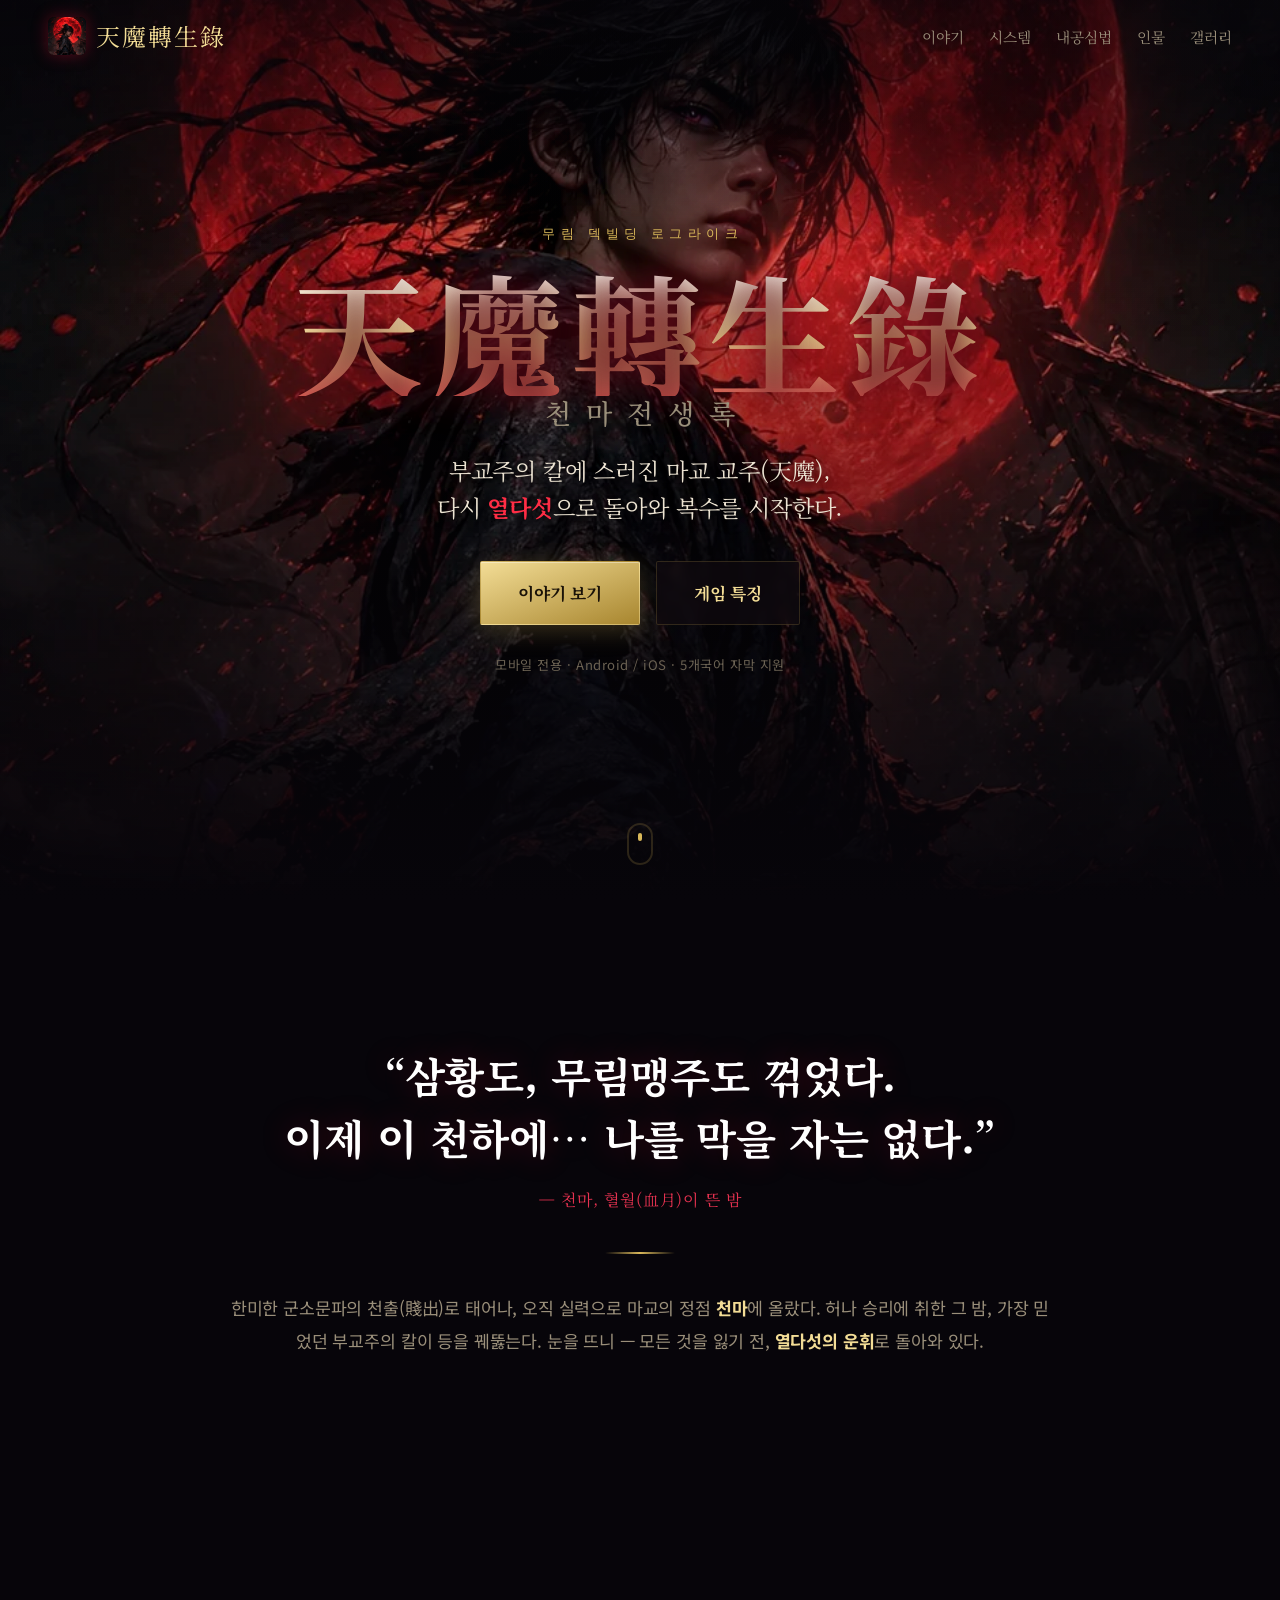
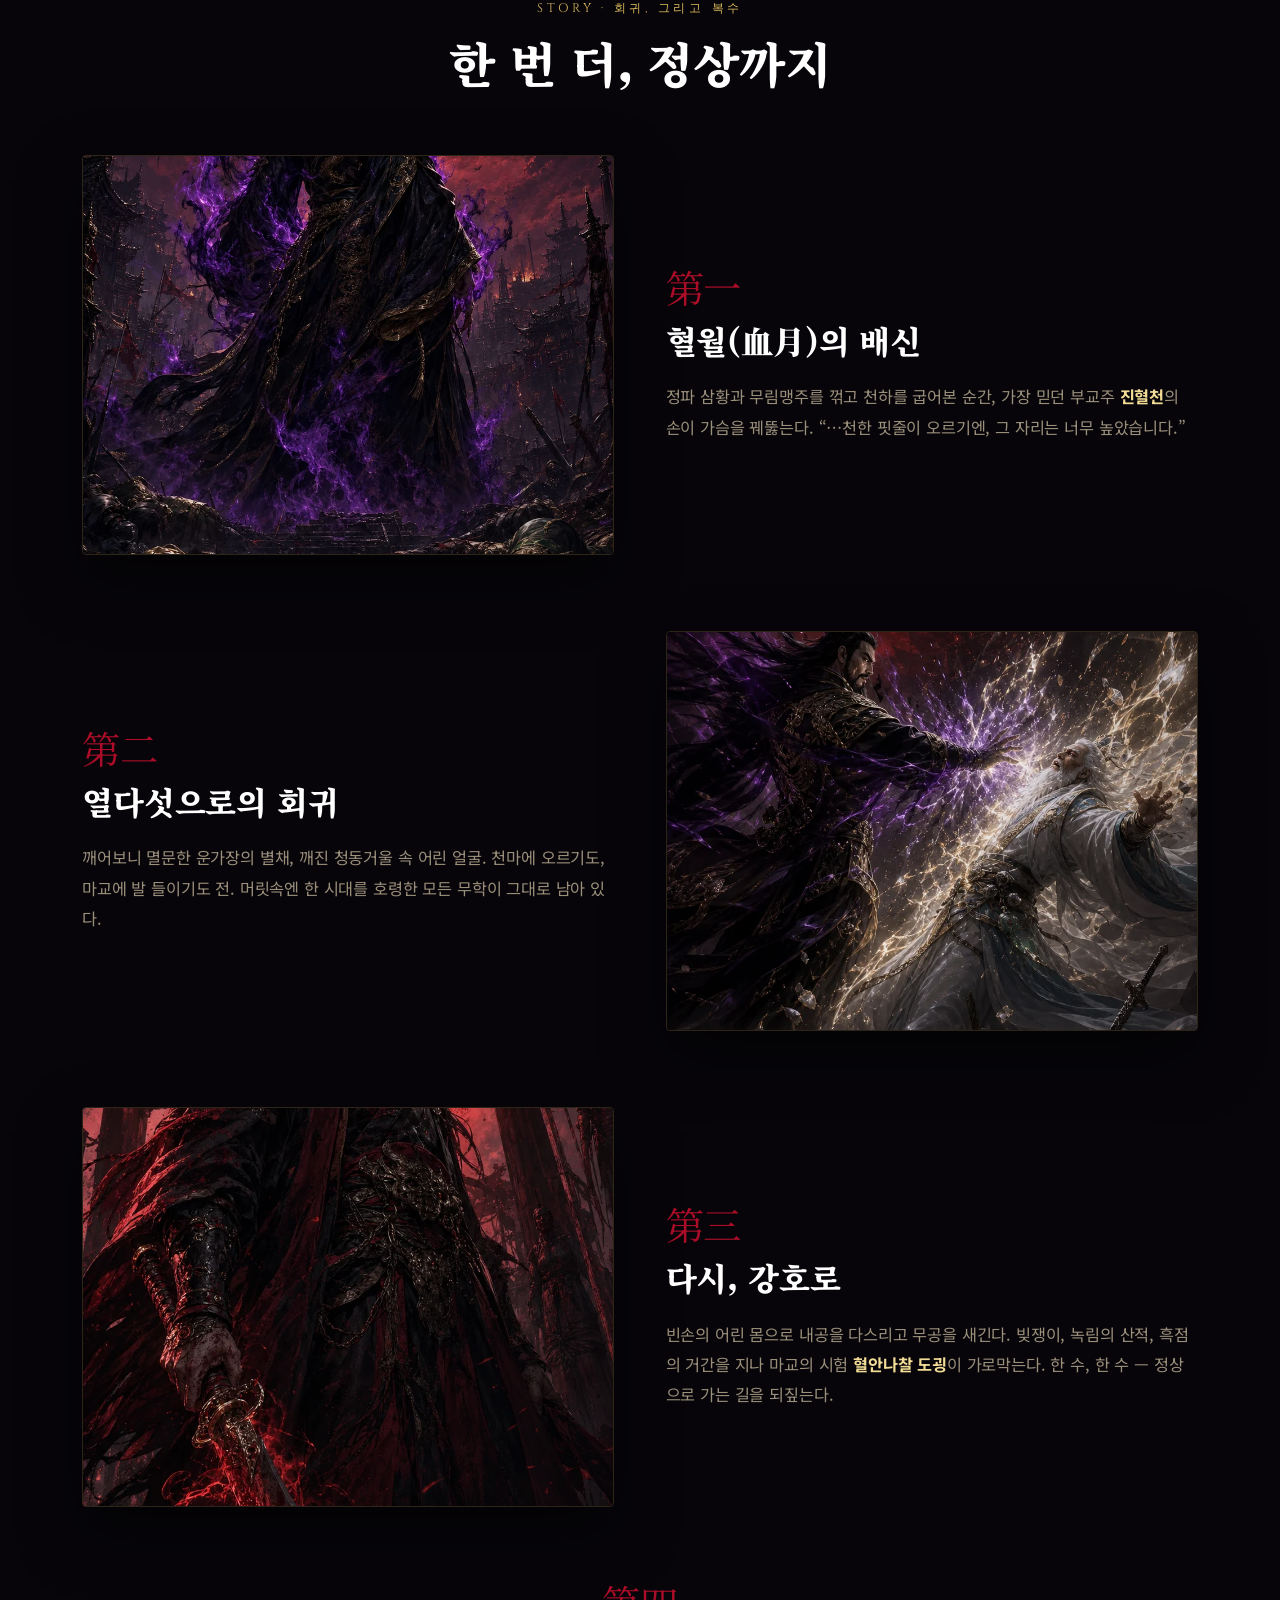
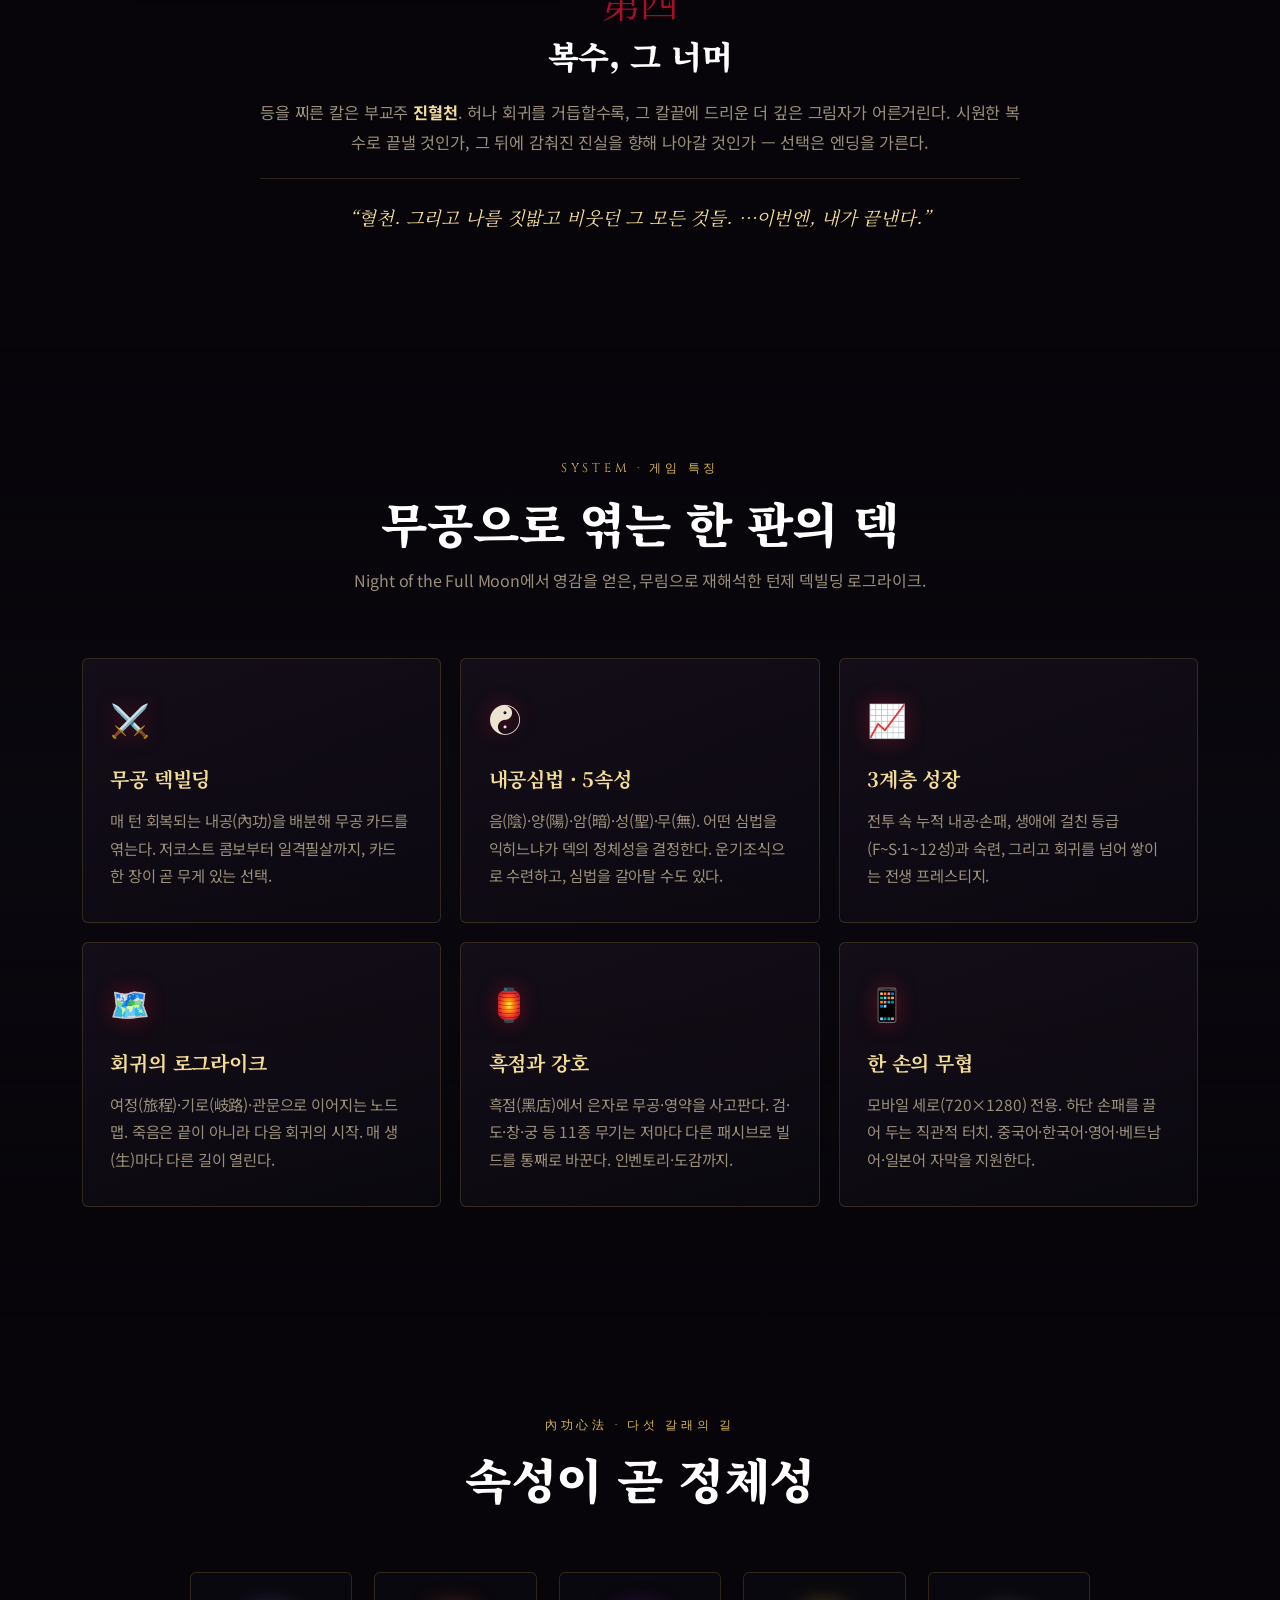
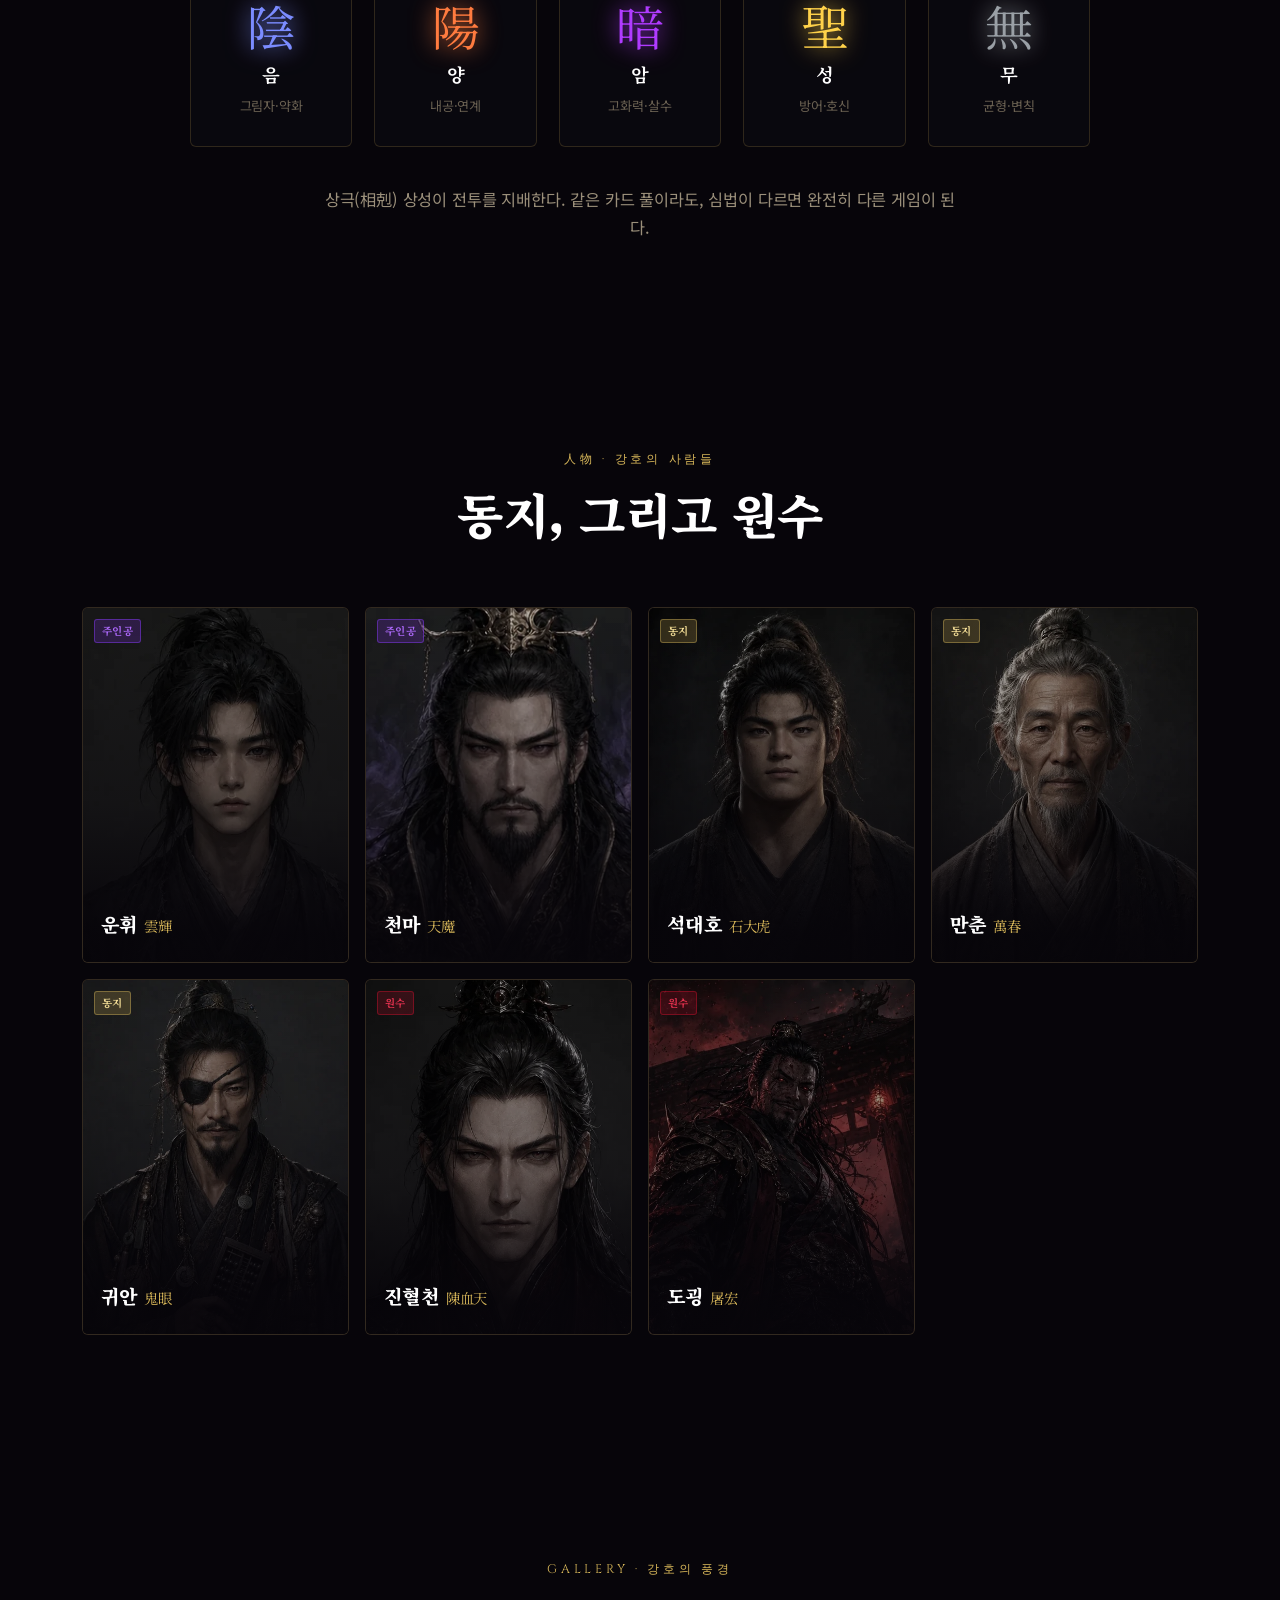
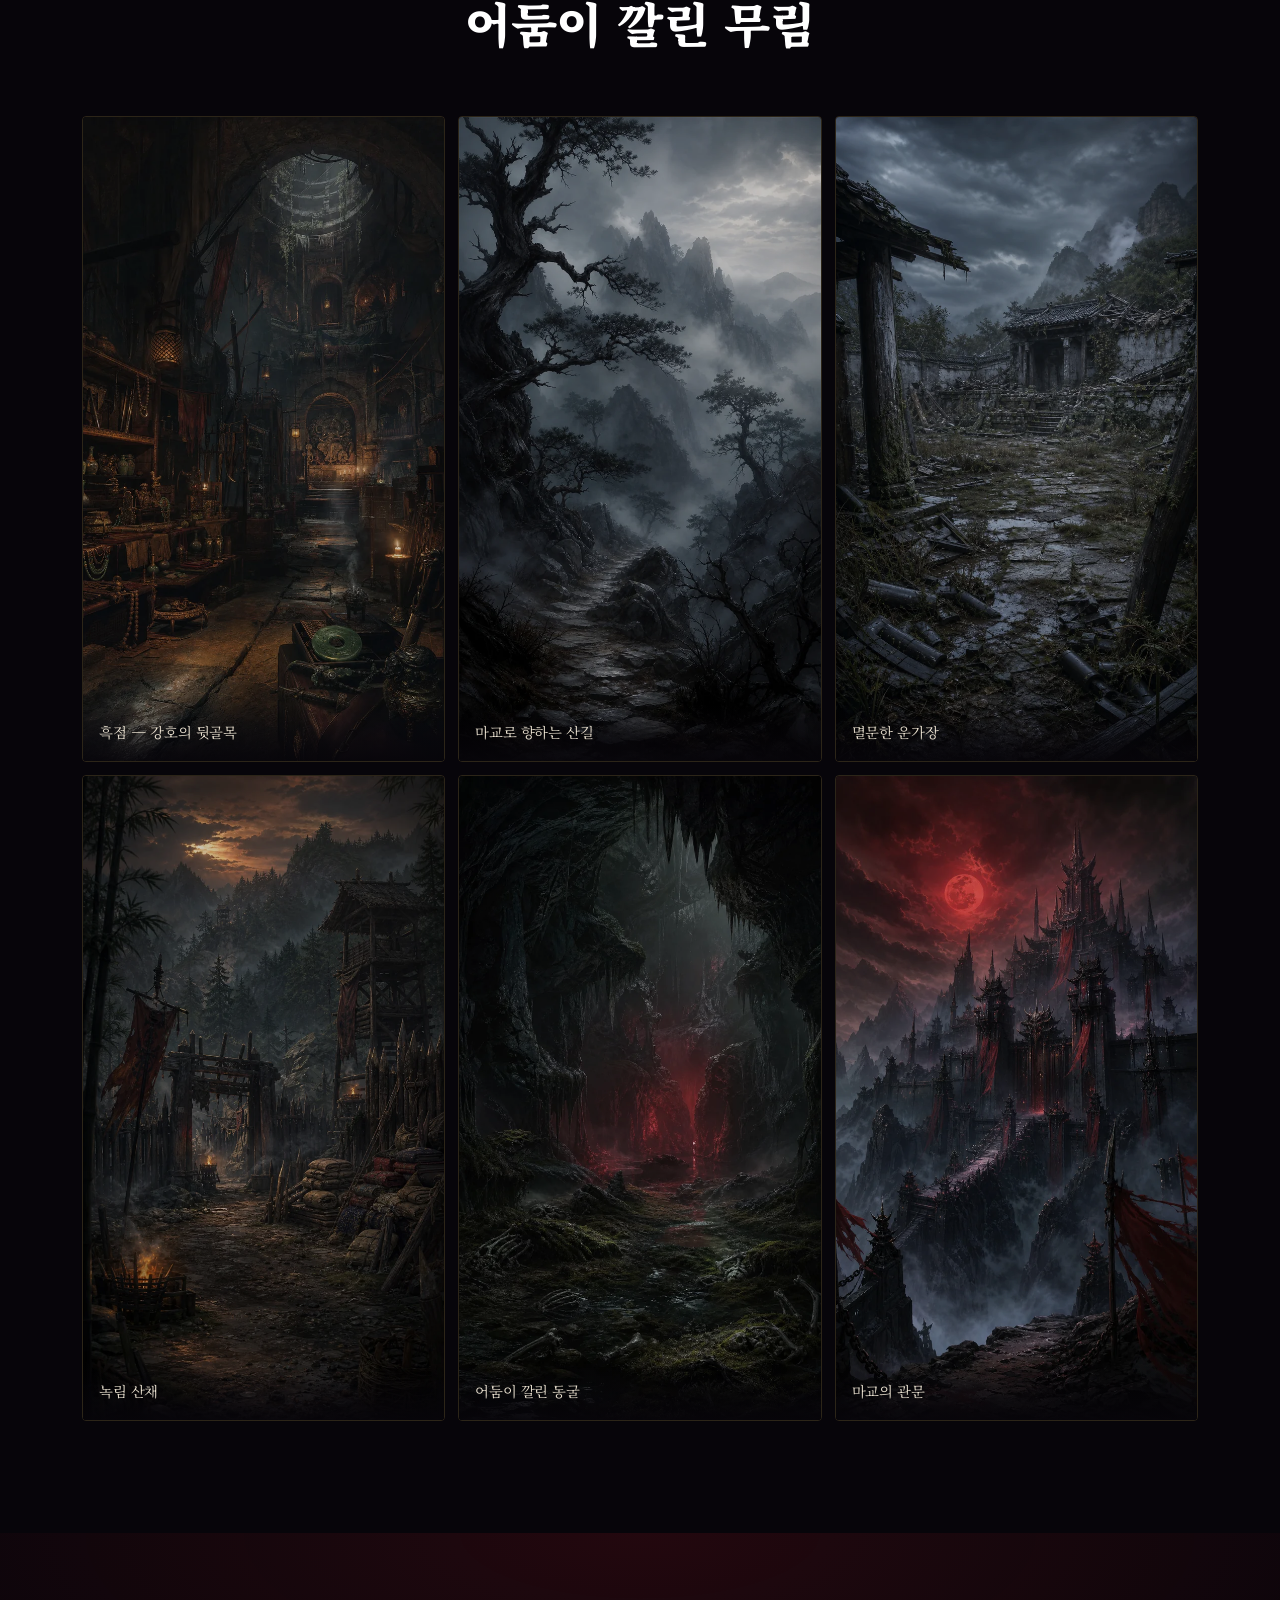
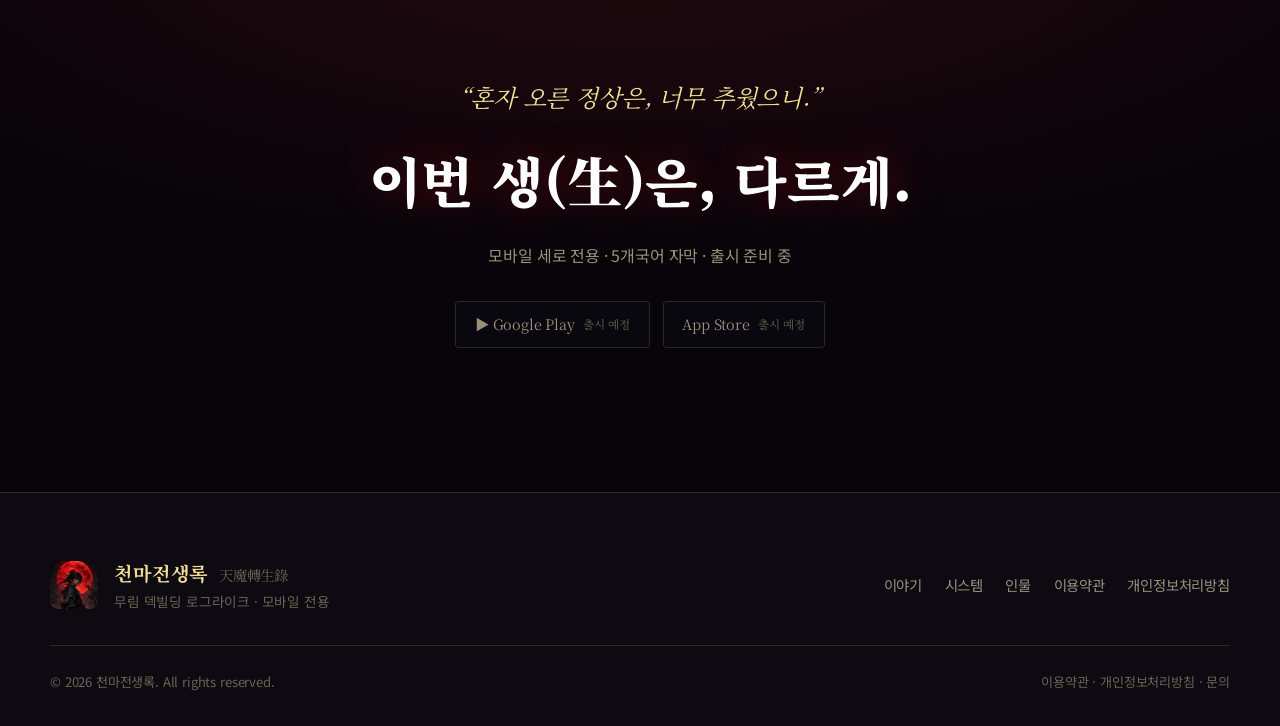
<file: index.html>
<!DOCTYPE html>
<html lang="ko">
<head>
<meta charset="UTF-8" />
<meta name="viewport" content="width=device-width, initial-scale=1.0" />
<title>천마전생록 (天魔轉生錄) — 무림 덱빌딩 로그라이크</title>
<meta name="description" content="부교주의 칼에 스러진 마교 교주, 다시 열다섯으로 돌아오다. 회귀·복수·언더독의 무림 덱빌딩 로그라이크. 모바일 세로 전용." />
<meta name="theme-color" content="#0a0710" />
<link rel="icon" href="assets/misc/favicon.png" type="image/png" />

<!-- Open Graph -->
<meta property="og:type" content="website" />
<meta property="og:title" content="천마전생록 (天魔轉生錄)" />
<meta property="og:description" content="부교주의 칼에 스러진 마교 교주, 다시 열다섯으로 돌아오다 — 무림 덱빌딩 로그라이크" />
<meta property="og:image" content="assets/hero/protagonist.webp" />
<meta name="twitter:card" content="summary_large_image" />

<link rel="preconnect" href="https://fonts.googleapis.com" />
<link rel="preconnect" href="https://fonts.gstatic.com" crossorigin />
<link href="https://fonts.googleapis.com/css2?family=Noto+Serif+KR:wght@500;700;900&family=Noto+Sans+KR:wght@300;400;500;700&family=Cinzel:wght@500;700;900&display=swap" rel="stylesheet" />
<link rel="stylesheet" href="css/style.css" />
</head>
<body>

<!-- 파티클 캔버스(불씨/재) -->
<canvas id="ember-canvas" aria-hidden="true"></canvas>

<!-- 고정 네비게이션 -->
<header class="nav" id="nav">
  <a href="#hero" class="nav__brand">
    <img src="assets/misc/icon.png" alt="천마전생록" class="nav__logo" />
    <span class="nav__title">天魔轉生錄</span>
  </a>
  <nav class="nav__links">
    <a href="#story">이야기</a>
    <a href="#features">시스템</a>
    <a href="#methods">내공심법</a>
    <a href="#characters">인물</a>
    <a href="#gallery">갤러리</a>
  </nav>
  <button class="nav__burger" id="burger" aria-label="메뉴">☰</button>
</header>

<!-- ===================== HERO ===================== -->
<section class="hero" id="hero">
  <div class="hero__bg" data-parallax="0.25">
    <img src="assets/hero/protagonist.webp" alt="" class="hero__art" />
  </div>
  <div class="hero__moon" data-parallax="0.12"></div>
  <div class="hero__vignette"></div>

  <div class="hero__content">
    <p class="hero__eyebrow reveal">무림 덱빌딩 로그라이크</p>
    <h1 class="hero__title">
      <span class="hero__hanja reveal">天魔轉生錄</span>
      <span class="hero__kor reveal" data-delay="1">천마전생록</span>
    </h1>
    <p class="hero__tagline reveal" data-delay="2">
      부교주의 칼에 스러진 마교 교주(天魔),<br />다시 <em>열다섯</em>으로 돌아와 복수를 시작한다.
    </p>
    <div class="hero__cta reveal" data-delay="3">
      <a href="#story" class="btn btn--gold btn--lg">이야기 보기</a>
      <a href="#features" class="btn btn--ghost btn--lg">게임 특징</a>
    </div>
    <p class="hero__platforms reveal" data-delay="4">모바일 전용 · Android / iOS · 5개국어 자막 지원</p>
  </div>

  <a href="#logline" class="hero__scroll" aria-label="아래로">
    <span></span>
  </a>
</section>

<!-- ===================== LOGLINE ===================== -->
<section class="logline" id="logline">
  <div class="logline__inner">
    <p class="logline__quote reveal">
      “삼황도, 무림맹주도 꺾었다.<br />이제 이 천하에… 나를 막을 자는 없다.”
    </p>
    <p class="logline__attr reveal" data-delay="1">— 천마, 혈월(血月)이 뜬 밤</p>
    <div class="logline__rule reveal" data-delay="2"></div>
    <p class="logline__body reveal" data-delay="2">
      한미한 군소문파의 천출(賤出)로 태어나, 오직 실력으로 마교의 정점 <b>천마</b>에 올랐다.
      허나 승리에 취한 그 밤, 가장 믿었던 부교주의 칼이 등을 꿰뚫는다.
      눈을 뜨니 — 모든 것을 잃기 전, <b>열다섯의 운휘</b>로 돌아와 있다.
    </p>
  </div>
</section>

<!-- ===================== STORY ===================== -->
<section class="story" id="story">
  <div class="section-head">
    <span class="section-head__kicker reveal">STORY · 회귀, 그리고 복수</span>
    <h2 class="section-head__title reveal" data-delay="1">한 번 더, 정상까지</h2>
  </div>

  <div class="beats">
    <article class="beat reveal">
      <div class="beat__img"><img src="assets/story/betrayal.webp" alt="혈월의 밤, 배신" loading="lazy" /></div>
      <div class="beat__text">
        <span class="beat__no">第一</span>
        <h3>혈월(血月)의 배신</h3>
        <p>정파 삼황과 무림맹주를 꺾고 천하를 굽어본 순간, 가장 믿던 부교주 <b>진혈천</b>의 손이 가슴을 꿰뚫는다.
        “…천한 핏줄이 오르기엔, 그 자리는 너무 높았습니다.”</p>
      </div>
    </article>

    <article class="beat beat--rev reveal">
      <div class="beat__img"><img src="assets/story/throne.webp" alt="열다섯으로 회귀" loading="lazy" /></div>
      <div class="beat__text">
        <span class="beat__no">第二</span>
        <h3>열다섯으로의 회귀</h3>
        <p>깨어보니 멸문한 운가장의 별채, 깨진 청동거울 속 어린 얼굴.
        천마에 오르기도, 마교에 발 들이기도 전. 머릿속엔 한 시대를 호령한 모든 무학이 그대로 남아 있다.</p>
      </div>
    </article>

    <article class="beat reveal">
      <div class="beat__img"><img src="assets/story/boss.webp" alt="강호의 여정" loading="lazy" /></div>
      <div class="beat__text">
        <span class="beat__no">第三</span>
        <h3>다시, 강호로</h3>
        <p>빈손의 어린 몸으로 내공을 다스리고 무공을 새긴다. 빚쟁이, 녹림의 산적, 흑점의 거간을 지나
        마교의 시험 <b>혈안나찰 도굉</b>이 가로막는다. 한 수, 한 수 — 정상으로 가는 길을 되짚는다.</p>
      </div>
    </article>

    <article class="beat beat--rev reveal">
      <div class="beat__text beat__text--full">
        <span class="beat__no">第四</span>
        <h3>복수, 그 너머</h3>
        <p>등을 찌른 칼은 부교주 <b>진혈천</b>. 허나 회귀를 거듭할수록, 그 칼끝에 드리운
        더 깊은 그림자가 어른거린다. 시원한 복수로 끝낼 것인가, 그 뒤에 감춰진 진실을 향해 나아갈 것인가 —
        선택은 엔딩을 가른다.</p>
        <p class="beat__line">“혈천. 그리고 나를 짓밟고 비웃던 그 모든 것들. …이번엔, 내가 끝낸다.”</p>
      </div>
    </article>
  </div>
</section>

<!-- ===================== FEATURES ===================== -->
<section class="features" id="features">
  <div class="section-head">
    <span class="section-head__kicker reveal">SYSTEM · 게임 특징</span>
    <h2 class="section-head__title reveal" data-delay="1">무공으로 엮는 한 판의 덱</h2>
    <p class="section-head__sub reveal" data-delay="2">Night of the Full Moon에서 영감을 얻은, 무림으로 재해석한 턴제 덱빌딩 로그라이크.</p>
  </div>

  <div class="feat-grid">
    <article class="feat reveal"><div class="feat__icon">⚔️</div><h3>무공 덱빌딩</h3><p>매 턴 회복되는 내공(內功)을 배분해 무공 카드를 엮는다. 저코스트 콤보부터 일격필살까지, 카드 한 장이 곧 무게 있는 선택.</p></article>
    <article class="feat reveal" data-delay="1"><div class="feat__icon">☯️</div><h3>내공심법 · 5속성</h3><p>음(陰)·양(陽)·암(暗)·성(聖)·무(無). 어떤 심법을 익히느냐가 덱의 정체성을 결정한다. 운기조식으로 수련하고, 심법을 갈아탈 수도 있다.</p></article>
    <article class="feat reveal" data-delay="2"><div class="feat__icon">📈</div><h3>3계층 성장</h3><p>전투 속 누적 내공·손패, 생애에 걸친 등급(F~S·1~12성)과 숙련, 그리고 회귀를 넘어 쌓이는 전생 프레스티지.</p></article>
    <article class="feat reveal"><div class="feat__icon">🗺️</div><h3>회귀의 로그라이크</h3><p>여정(旅程)·기로(岐路)·관문으로 이어지는 노드맵. 죽음은 끝이 아니라 다음 회귀의 시작. 매 생(生)마다 다른 길이 열린다.</p></article>
    <article class="feat reveal" data-delay="1"><div class="feat__icon">🏮</div><h3>흑점과 강호</h3><p>흑점(黑店)에서 은자로 무공·영약을 사고판다. 검·도·창·궁 등 11종 무기는 저마다 다른 패시브로 빌드를 통째로 바꾼다. 인벤토리·도감까지.</p></article>
    <article class="feat reveal" data-delay="2"><div class="feat__icon">📱</div><h3>한 손의 무협</h3><p>모바일 세로(720×1280) 전용. 하단 손패를 끌어 두는 직관적 터치. 중국어·한국어·영어·베트남어·일본어 자막을 지원한다.</p></article>
  </div>
</section>

<!-- ===================== METHODS (5속성) ===================== -->
<section class="methods" id="methods">
  <div class="section-head">
    <span class="section-head__kicker reveal">內功心法 · 다섯 갈래의 길</span>
    <h2 class="section-head__title reveal" data-delay="1">속성이 곧 정체성</h2>
  </div>
  <div class="method-row">
    <div class="method reveal" style="--c:#7b8cff"><span class="method__char">陰</span><b>음</b><small>그림자·약화</small></div>
    <div class="method reveal" data-delay="1" style="--c:#ff7b3f"><span class="method__char">陽</span><b>양</b><small>내공·연계</small></div>
    <div class="method reveal" data-delay="2" style="--c:#b03bff"><span class="method__char">暗</span><b>암</b><small>고화력·살수</small></div>
    <div class="method reveal" data-delay="3" style="--c:#ffd24a"><span class="method__char">聖</span><b>성</b><small>방어·호신</small></div>
    <div class="method reveal" data-delay="4" style="--c:#9aa0a6"><span class="method__char">無</span><b>무</b><small>균형·변칙</small></div>
  </div>
  <p class="methods__note reveal">상극(相剋) 상성이 전투를 지배한다. 같은 카드 풀이라도, 심법이 다르면 완전히 다른 게임이 된다.</p>
</section>

<!-- ===================== CHARACTERS ===================== -->
<section class="characters" id="characters">
  <div class="section-head">
    <span class="section-head__kicker reveal">人物 · 강호의 사람들</span>
    <h2 class="section-head__title reveal" data-delay="1">동지, 그리고 원수</h2>
  </div>
  <div class="char-grid" id="char-grid">
    <!-- JS가 채움 -->
  </div>
</section>

<!-- ===================== GALLERY ===================== -->
<section class="gallery" id="gallery">
  <div class="section-head">
    <span class="section-head__kicker reveal">GALLERY · 강호의 풍경</span>
    <h2 class="section-head__title reveal" data-delay="1">어둠이 깔린 무림</h2>
  </div>
  <div class="gal-grid" id="gal-grid"><!-- JS가 채움 --></div>
</section>

<!-- ===================== CTA ===================== -->
<section class="cta" id="cta">
  <div class="cta__inner">
    <p class="cta__line reveal">“혼자 오른 정상은, 너무 추웠으니.”</p>
    <h2 class="cta__title reveal" data-delay="1">이번 생(生)은, 다르게.</h2>
    <p class="cta__sub reveal" data-delay="2">모바일 세로 전용 · 5개국어 자막 · 출시 준비 중</p>
    <div class="cta__badges reveal" data-delay="3">
      <span class="store-badge">▶ Google Play <small>출시 예정</small></span>
      <span class="store-badge"> App Store <small>출시 예정</small></span>
    </div>
  </div>
</section>

<!-- ===================== FOOTER ===================== -->
<footer class="footer">
  <div class="footer__top">
    <div class="footer__brand">
      <img src="assets/misc/icon.png" alt="" class="footer__logo" />
      <div>
        <p class="footer__name">천마전생록 <span>天魔轉生錄</span></p>
        <p class="footer__desc">무림 덱빌딩 로그라이크 · 모바일 전용</p>
      </div>
    </div>
    <nav class="footer__nav">
      <a href="#story">이야기</a>
      <a href="#features">시스템</a>
      <a href="#characters">인물</a>
      <a href="terms.html">이용약관</a>
      <a href="privacy.html">개인정보처리방침</a>
    </nav>
  </div>
  <div class="footer__bottom">
    <p>© 2026 천마전생록. All rights reserved.</p>
    <p class="footer__legal">
      <a href="terms.html">이용약관</a> ·
      <a href="privacy.html">개인정보처리방침</a> ·
      <a href="mailto:karczael@naver.com">문의</a>
    </p>
  </div>
</footer>

<script src="js/main.js"></script>
</body>
</html>
</file>
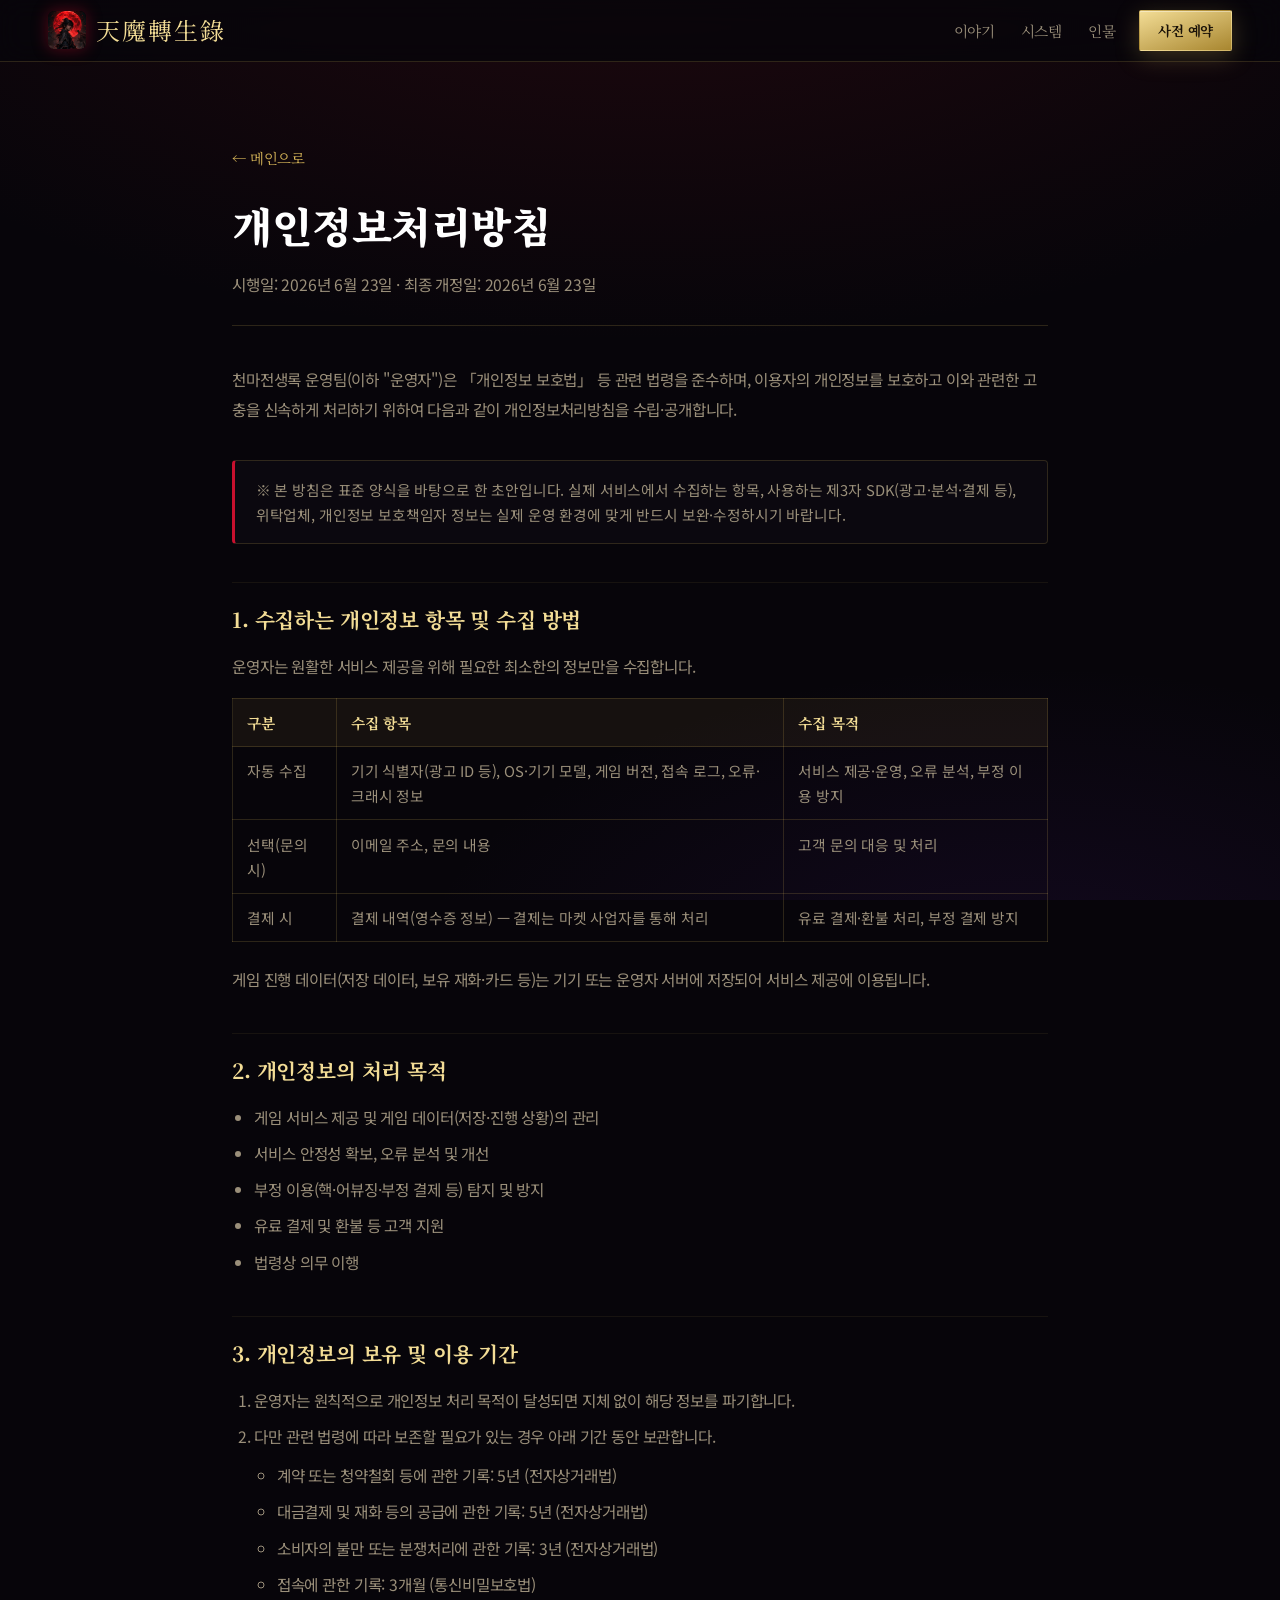
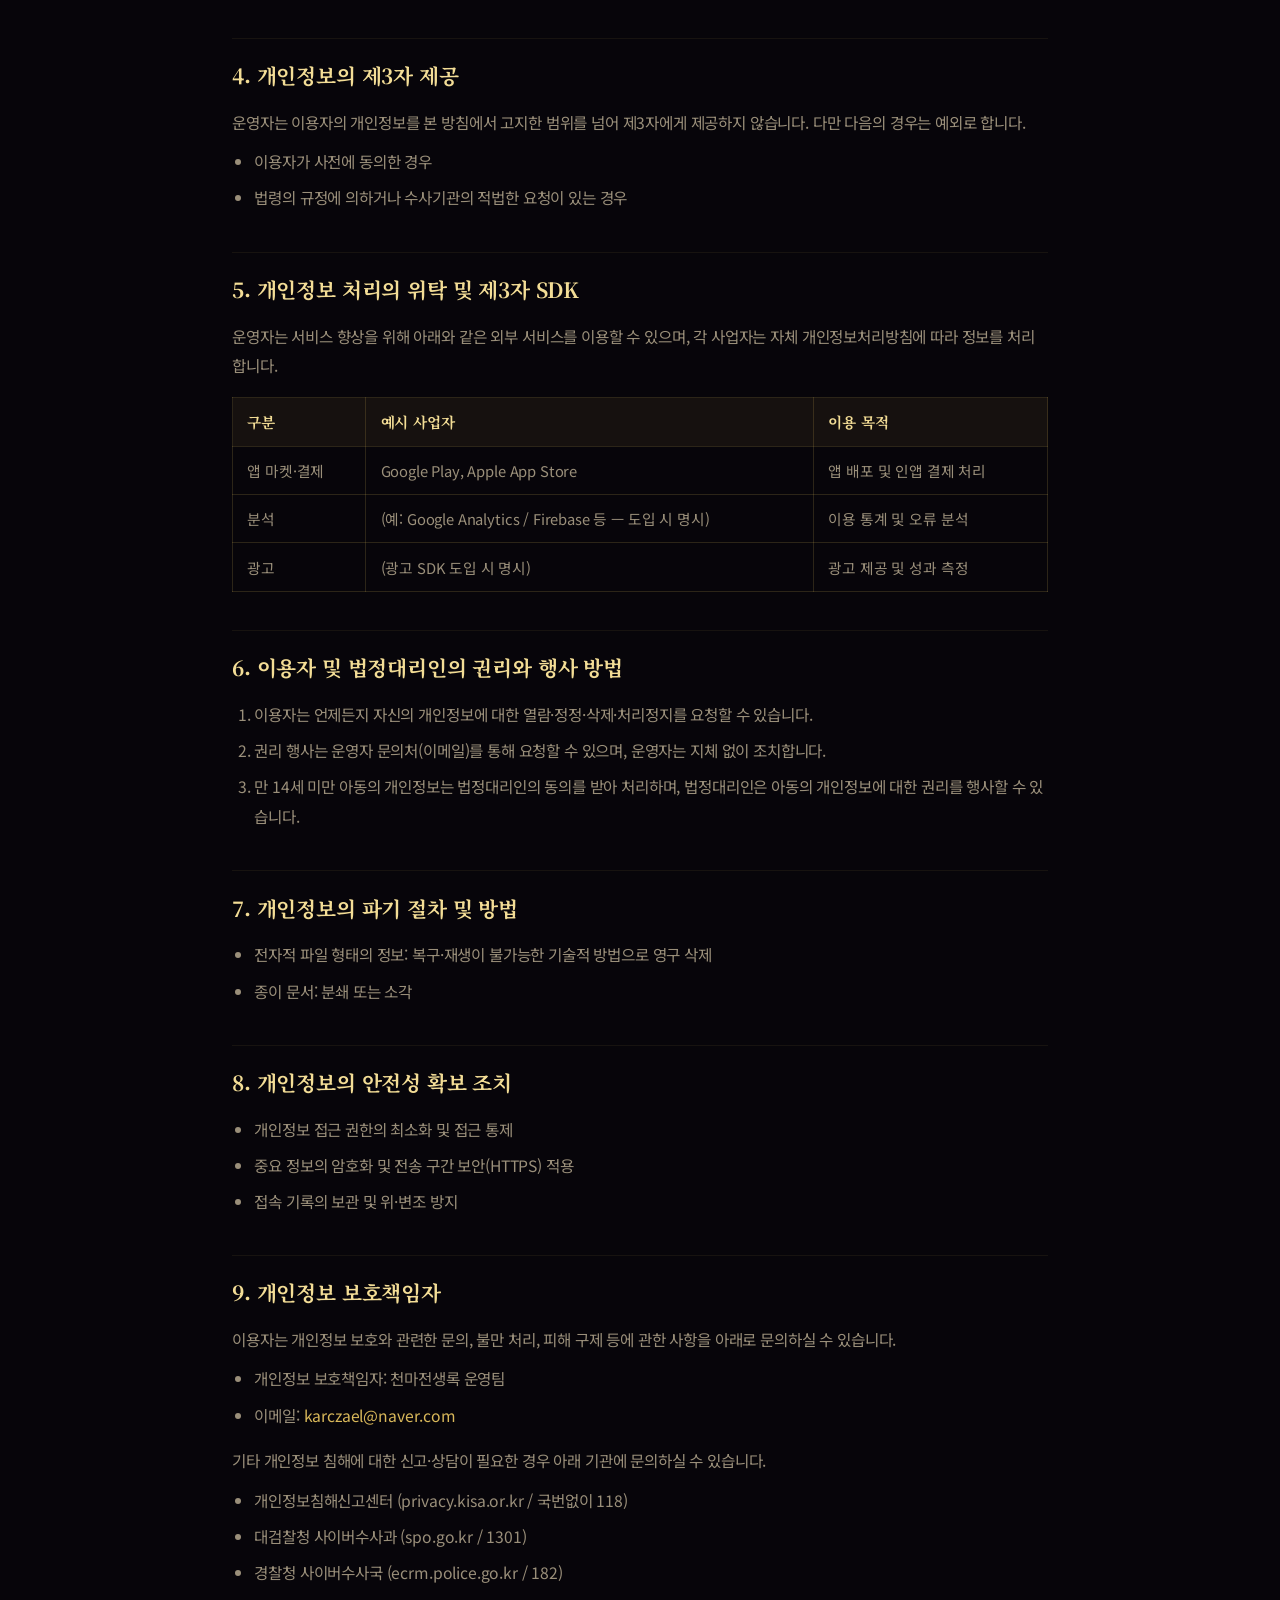
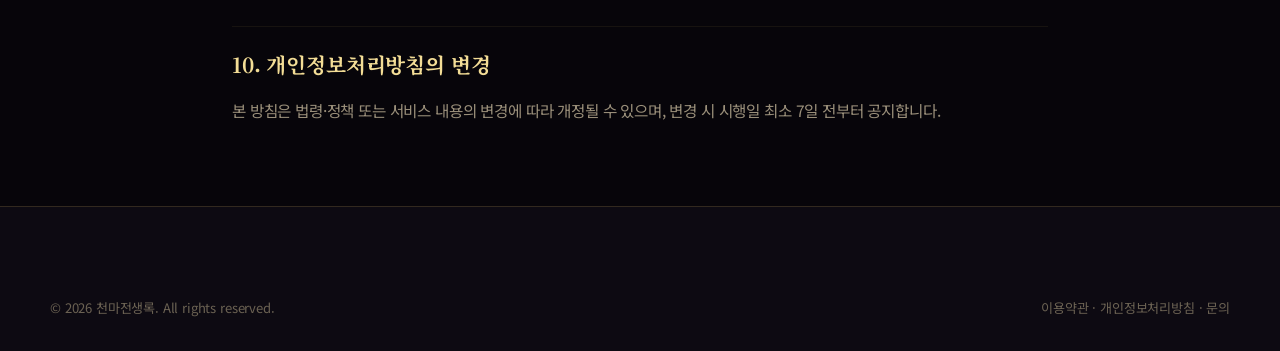
<file: privacy.html>
<!DOCTYPE html>
<html lang="ko">
<head>
<meta charset="UTF-8" />
<meta name="viewport" content="width=device-width, initial-scale=1.0" />
<title>개인정보처리방침 — 천마전생록</title>
<meta name="description" content="천마전생록 개인정보처리방침" />
<meta name="robots" content="noindex" />
<link rel="icon" href="assets/misc/favicon.png" type="image/png" />
<link rel="preconnect" href="https://fonts.googleapis.com" />
<link rel="preconnect" href="https://fonts.gstatic.com" crossorigin />
<link href="https://fonts.googleapis.com/css2?family=Noto+Serif+KR:wght@500;700;900&family=Noto+Sans+KR:wght@300;400;500;700&family=Cinzel:wght@500;700&display=swap" rel="stylesheet" />
<link rel="stylesheet" href="css/style.css" />
</head>
<body>

<header class="nav scrolled" id="nav">
  <a href="index.html#hero" class="nav__brand">
    <img src="assets/misc/icon.png" alt="천마전생록" class="nav__logo" />
    <span class="nav__title">天魔轉生錄</span>
  </a>
  <nav class="nav__links">
    <a href="index.html#story">이야기</a>
    <a href="index.html#features">시스템</a>
    <a href="index.html#characters">인물</a>
  </nav>
  <a href="index.html#cta" class="btn btn--gold nav__cta">사전 예약</a>
</header>

<main class="legal">
  <div class="legal__head">
    <a href="index.html" class="legal__back">← 메인으로</a>
    <h1>개인정보처리방침</h1>
    <p class="legal__meta">시행일: 2026년 6월 23일 · 최종 개정일: 2026년 6월 23일</p>
  </div>

  <p class="legal__intro">
    천마전생록 운영팀(이하 "운영자")은 「개인정보 보호법」 등 관련 법령을 준수하며, 이용자의 개인정보를 보호하고
    이와 관련한 고충을 신속하게 처리하기 위하여 다음과 같이 개인정보처리방침을 수립·공개합니다.
  </p>

  <div class="legal__note">
    ※ 본 방침은 표준 양식을 바탕으로 한 초안입니다. 실제 서비스에서 수집하는 항목, 사용하는 제3자 SDK(광고·분석·결제 등),
    위탁업체, 개인정보 보호책임자 정보는 실제 운영 환경에 맞게 반드시 보완·수정하시기 바랍니다.
  </div>

  <h2>1. 수집하는 개인정보 항목 및 수집 방법</h2>
  <p>운영자는 원활한 서비스 제공을 위해 필요한 최소한의 정보만을 수집합니다.</p>
  <table>
    <thead><tr><th>구분</th><th>수집 항목</th><th>수집 목적</th></tr></thead>
    <tbody>
      <tr><td>자동 수집</td><td>기기 식별자(광고 ID 등), OS·기기 모델, 게임 버전, 접속 로그, 오류·크래시 정보</td><td>서비스 제공·운영, 오류 분석, 부정 이용 방지</td></tr>
      <tr><td>선택(문의 시)</td><td>이메일 주소, 문의 내용</td><td>고객 문의 대응 및 처리</td></tr>
      <tr><td>결제 시</td><td>결제 내역(영수증 정보) — 결제는 마켓 사업자를 통해 처리</td><td>유료 결제·환불 처리, 부정 결제 방지</td></tr>
    </tbody>
  </table>
  <p>게임 진행 데이터(저장 데이터, 보유 재화·카드 등)는 기기 또는 운영자 서버에 저장되어 서비스 제공에 이용됩니다.</p>

  <h2>2. 개인정보의 처리 목적</h2>
  <ul>
    <li>게임 서비스 제공 및 게임 데이터(저장·진행 상황)의 관리</li>
    <li>서비스 안정성 확보, 오류 분석 및 개선</li>
    <li>부정 이용(핵·어뷰징·부정 결제 등) 탐지 및 방지</li>
    <li>유료 결제 및 환불 등 고객 지원</li>
    <li>법령상 의무 이행</li>
  </ul>

  <h2>3. 개인정보의 보유 및 이용 기간</h2>
  <ol>
    <li>운영자는 원칙적으로 개인정보 처리 목적이 달성되면 지체 없이 해당 정보를 파기합니다.</li>
    <li>다만 관련 법령에 따라 보존할 필요가 있는 경우 아래 기간 동안 보관합니다.
      <ul>
        <li>계약 또는 청약철회 등에 관한 기록: 5년 (전자상거래법)</li>
        <li>대금결제 및 재화 등의 공급에 관한 기록: 5년 (전자상거래법)</li>
        <li>소비자의 불만 또는 분쟁처리에 관한 기록: 3년 (전자상거래법)</li>
        <li>접속에 관한 기록: 3개월 (통신비밀보호법)</li>
      </ul>
    </li>
  </ol>

  <h2>4. 개인정보의 제3자 제공</h2>
  <p>운영자는 이용자의 개인정보를 본 방침에서 고지한 범위를 넘어 제3자에게 제공하지 않습니다. 다만 다음의 경우는 예외로 합니다.</p>
  <ul>
    <li>이용자가 사전에 동의한 경우</li>
    <li>법령의 규정에 의하거나 수사기관의 적법한 요청이 있는 경우</li>
  </ul>

  <h2>5. 개인정보 처리의 위탁 및 제3자 SDK</h2>
  <p>운영자는 서비스 향상을 위해 아래와 같은 외부 서비스를 이용할 수 있으며, 각 사업자는 자체 개인정보처리방침에 따라 정보를 처리합니다.</p>
  <table>
    <thead><tr><th>구분</th><th>예시 사업자</th><th>이용 목적</th></tr></thead>
    <tbody>
      <tr><td>앱 마켓·결제</td><td>Google Play, Apple App Store</td><td>앱 배포 및 인앱 결제 처리</td></tr>
      <tr><td>분석</td><td>(예: Google Analytics / Firebase 등 — 도입 시 명시)</td><td>이용 통계 및 오류 분석</td></tr>
      <tr><td>광고</td><td>(광고 SDK 도입 시 명시)</td><td>광고 제공 및 성과 측정</td></tr>
    </tbody>
  </table>

  <h2>6. 이용자 및 법정대리인의 권리와 행사 방법</h2>
  <ol>
    <li>이용자는 언제든지 자신의 개인정보에 대한 열람·정정·삭제·처리정지를 요청할 수 있습니다.</li>
    <li>권리 행사는 운영자 문의처(이메일)를 통해 요청할 수 있으며, 운영자는 지체 없이 조치합니다.</li>
    <li>만 14세 미만 아동의 개인정보는 법정대리인의 동의를 받아 처리하며, 법정대리인은 아동의 개인정보에 대한 권리를 행사할 수 있습니다.</li>
  </ol>

  <h2>7. 개인정보의 파기 절차 및 방법</h2>
  <ul>
    <li>전자적 파일 형태의 정보: 복구·재생이 불가능한 기술적 방법으로 영구 삭제</li>
    <li>종이 문서: 분쇄 또는 소각</li>
  </ul>

  <h2>8. 개인정보의 안전성 확보 조치</h2>
  <ul>
    <li>개인정보 접근 권한의 최소화 및 접근 통제</li>
    <li>중요 정보의 암호화 및 전송 구간 보안(HTTPS) 적용</li>
    <li>접속 기록의 보관 및 위·변조 방지</li>
  </ul>

  <h2>9. 개인정보 보호책임자</h2>
  <p>이용자는 개인정보 보호와 관련한 문의, 불만 처리, 피해 구제 등에 관한 사항을 아래로 문의하실 수 있습니다.</p>
  <ul>
    <li>개인정보 보호책임자: 천마전생록 운영팀</li>
    <li>이메일: <a href="mailto:karczael@naver.com">karczael@naver.com</a></li>
  </ul>
  <p>기타 개인정보 침해에 대한 신고·상담이 필요한 경우 아래 기관에 문의하실 수 있습니다.</p>
  <ul>
    <li>개인정보침해신고센터 (privacy.kisa.or.kr / 국번없이 118)</li>
    <li>대검찰청 사이버수사과 (spo.go.kr / 1301)</li>
    <li>경찰청 사이버수사국 (ecrm.police.go.kr / 182)</li>
  </ul>

  <h2>10. 개인정보처리방침의 변경</h2>
  <p>본 방침은 법령·정책 또는 서비스 내용의 변경에 따라 개정될 수 있으며, 변경 시 시행일 최소 7일 전부터 공지합니다.</p>
</main>

<footer class="footer">
  <div class="footer__bottom" style="border:0;">
    <p>© 2026 천마전생록. All rights reserved.</p>
    <p class="footer__legal">
      <a href="terms.html">이용약관</a> ·
      <a href="privacy.html">개인정보처리방침</a> ·
      <a href="mailto:karczael@naver.com">문의</a>
    </p>
  </div>
</footer>

</body>
</html>
</file>
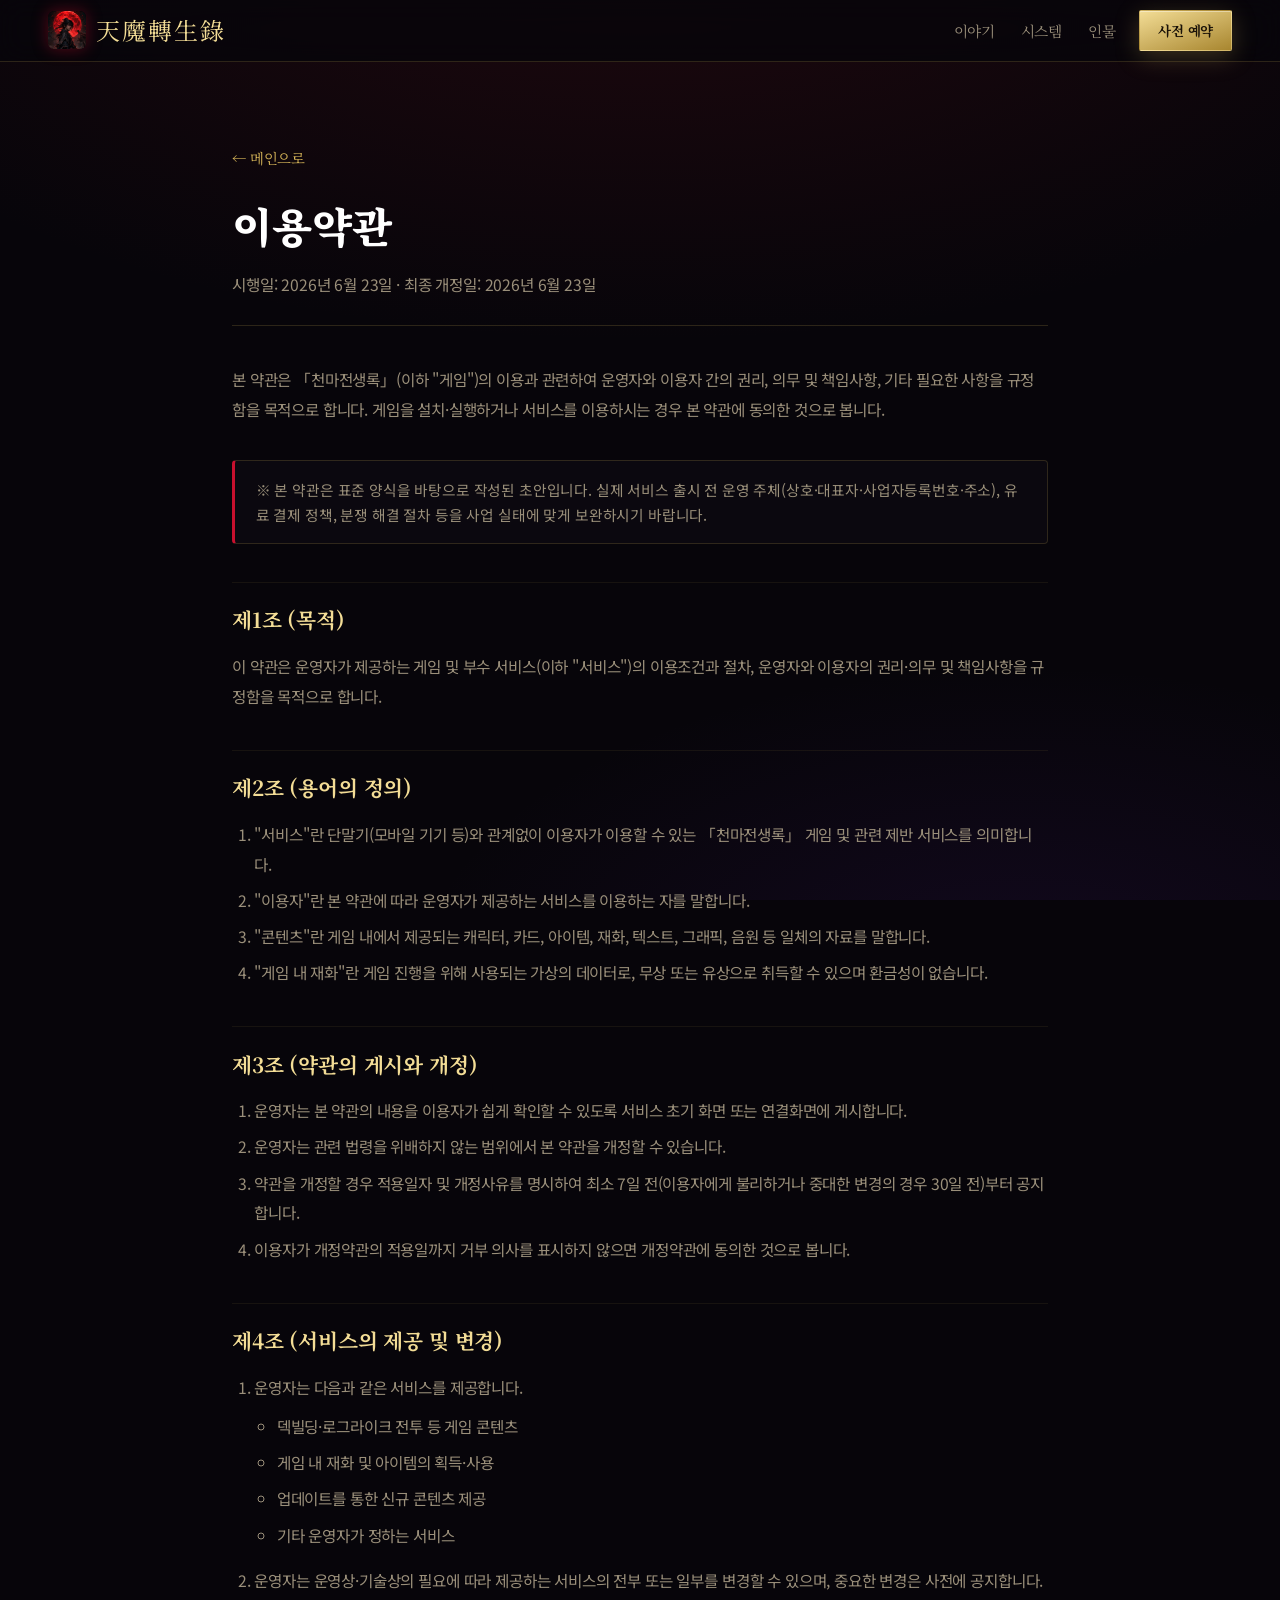
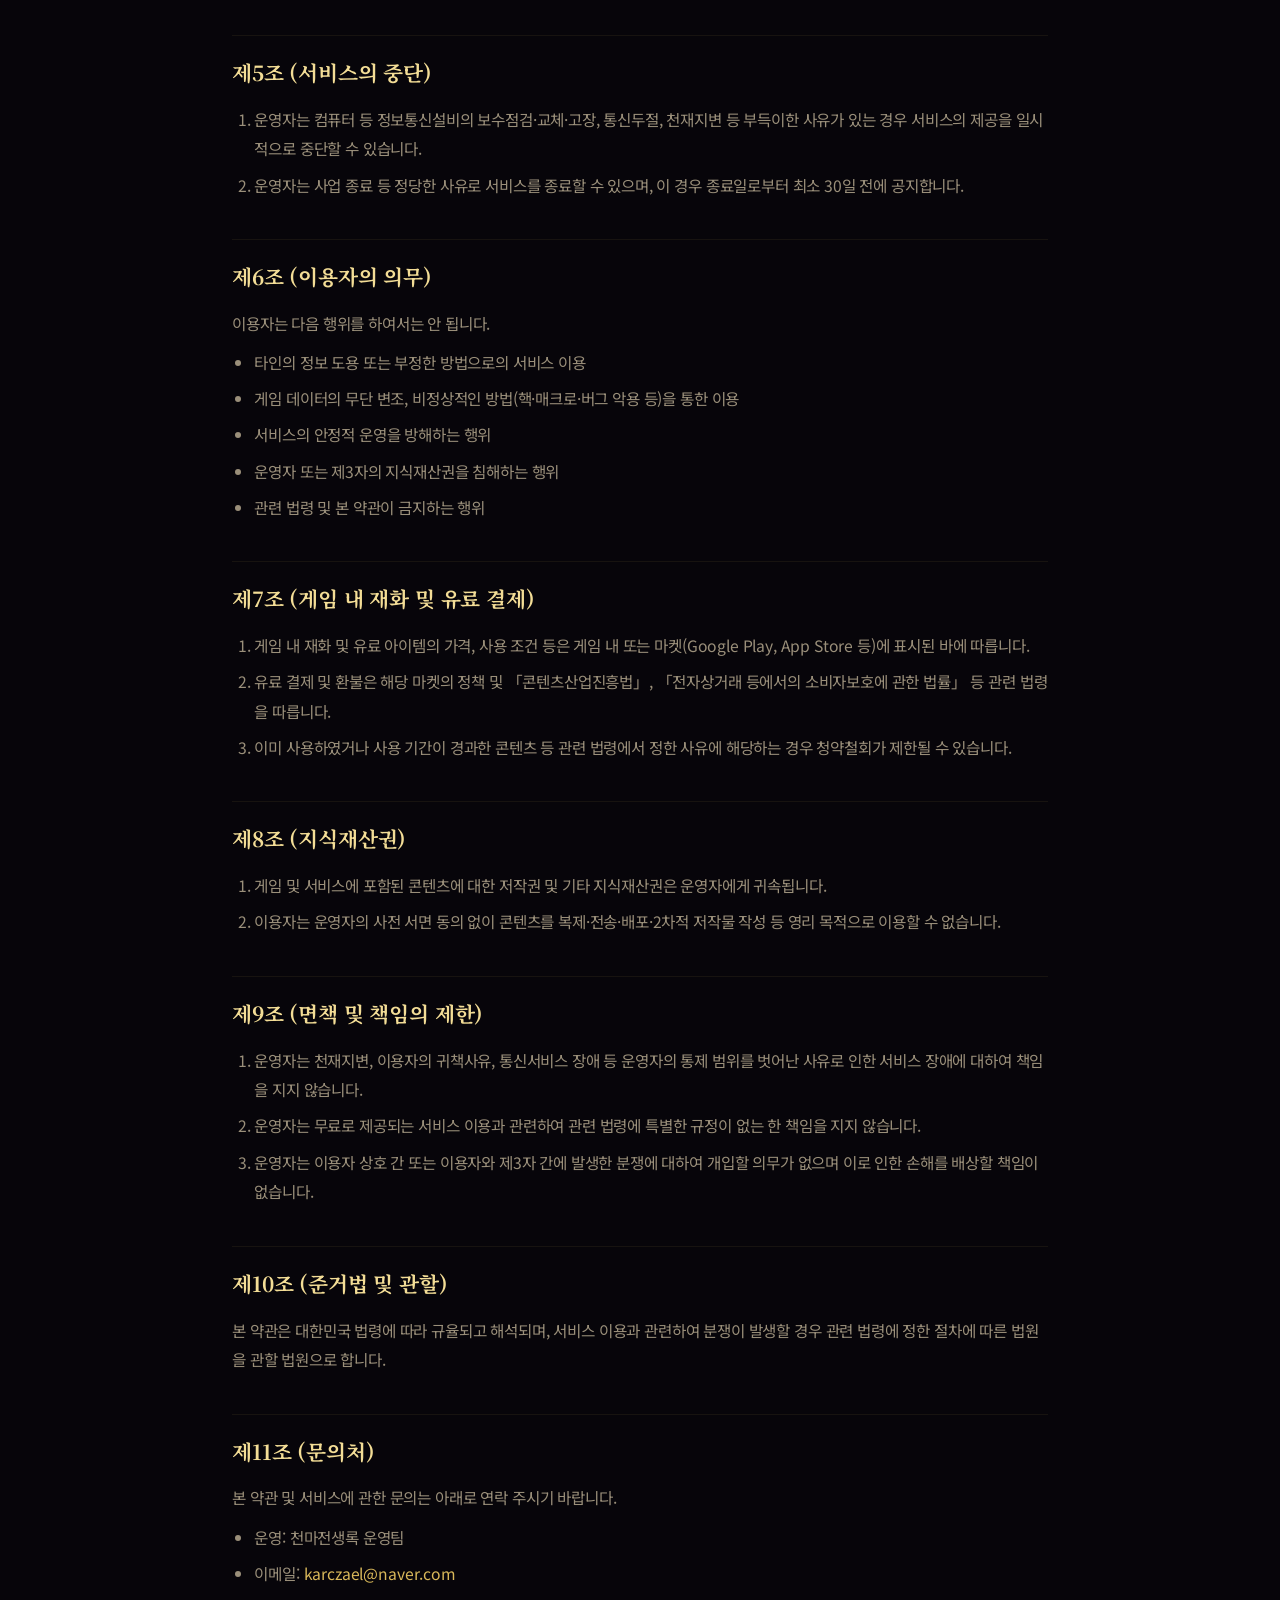
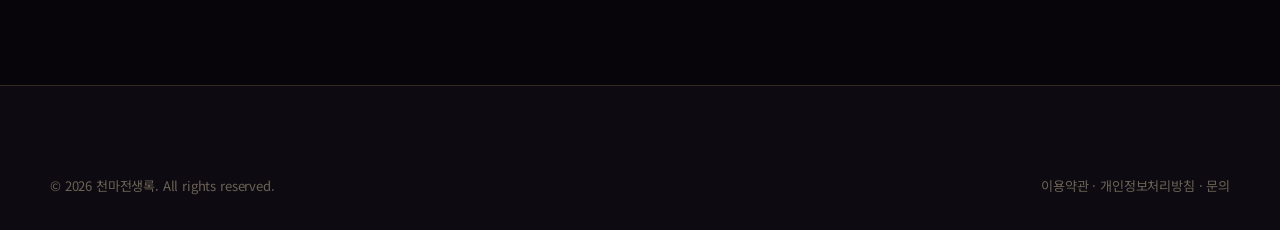
<file: terms.html>
<!DOCTYPE html>
<html lang="ko">
<head>
<meta charset="UTF-8" />
<meta name="viewport" content="width=device-width, initial-scale=1.0" />
<title>이용약관 — 천마전생록</title>
<meta name="description" content="천마전생록 서비스 이용약관" />
<meta name="robots" content="noindex" />
<link rel="icon" href="assets/misc/favicon.png" type="image/png" />
<link rel="preconnect" href="https://fonts.googleapis.com" />
<link rel="preconnect" href="https://fonts.gstatic.com" crossorigin />
<link href="https://fonts.googleapis.com/css2?family=Noto+Serif+KR:wght@500;700;900&family=Noto+Sans+KR:wght@300;400;500;700&family=Cinzel:wght@500;700&display=swap" rel="stylesheet" />
<link rel="stylesheet" href="css/style.css" />
</head>
<body>

<header class="nav scrolled" id="nav">
  <a href="index.html#hero" class="nav__brand">
    <img src="assets/misc/icon.png" alt="천마전생록" class="nav__logo" />
    <span class="nav__title">天魔轉生錄</span>
  </a>
  <nav class="nav__links">
    <a href="index.html#story">이야기</a>
    <a href="index.html#features">시스템</a>
    <a href="index.html#characters">인물</a>
  </nav>
  <a href="index.html#cta" class="btn btn--gold nav__cta">사전 예약</a>
</header>

<main class="legal">
  <div class="legal__head">
    <a href="index.html" class="legal__back">← 메인으로</a>
    <h1>이용약관</h1>
    <p class="legal__meta">시행일: 2026년 6월 23일 · 최종 개정일: 2026년 6월 23일</p>
  </div>

  <p class="legal__intro">
    본 약관은 「천마전생록」(이하 "게임")의 이용과 관련하여 운영자와 이용자 간의 권리, 의무 및 책임사항,
    기타 필요한 사항을 규정함을 목적으로 합니다. 게임을 설치·실행하거나 서비스를 이용하시는 경우 본 약관에 동의한 것으로 봅니다.
  </p>

  <div class="legal__note">
    ※ 본 약관은 표준 양식을 바탕으로 작성된 초안입니다. 실제 서비스 출시 전 운영 주체(상호·대표자·사업자등록번호·주소),
    유료 결제 정책, 분쟁 해결 절차 등을 사업 실태에 맞게 보완하시기 바랍니다.
  </div>

  <h2>제1조 (목적)</h2>
  <p>이 약관은 운영자가 제공하는 게임 및 부수 서비스(이하 "서비스")의 이용조건과 절차, 운영자와 이용자의 권리·의무 및 책임사항을 규정함을 목적으로 합니다.</p>

  <h2>제2조 (용어의 정의)</h2>
  <ol>
    <li>"서비스"란 단말기(모바일 기기 등)와 관계없이 이용자가 이용할 수 있는 「천마전생록」 게임 및 관련 제반 서비스를 의미합니다.</li>
    <li>"이용자"란 본 약관에 따라 운영자가 제공하는 서비스를 이용하는 자를 말합니다.</li>
    <li>"콘텐츠"란 게임 내에서 제공되는 캐릭터, 카드, 아이템, 재화, 텍스트, 그래픽, 음원 등 일체의 자료를 말합니다.</li>
    <li>"게임 내 재화"란 게임 진행을 위해 사용되는 가상의 데이터로, 무상 또는 유상으로 취득할 수 있으며 환금성이 없습니다.</li>
  </ol>

  <h2>제3조 (약관의 게시와 개정)</h2>
  <ol>
    <li>운영자는 본 약관의 내용을 이용자가 쉽게 확인할 수 있도록 서비스 초기 화면 또는 연결화면에 게시합니다.</li>
    <li>운영자는 관련 법령을 위배하지 않는 범위에서 본 약관을 개정할 수 있습니다.</li>
    <li>약관을 개정할 경우 적용일자 및 개정사유를 명시하여 최소 7일 전(이용자에게 불리하거나 중대한 변경의 경우 30일 전)부터 공지합니다.</li>
    <li>이용자가 개정약관의 적용일까지 거부 의사를 표시하지 않으면 개정약관에 동의한 것으로 봅니다.</li>
  </ol>

  <h2>제4조 (서비스의 제공 및 변경)</h2>
  <ol>
    <li>운영자는 다음과 같은 서비스를 제공합니다.
      <ul>
        <li>덱빌딩·로그라이크 전투 등 게임 콘텐츠</li>
        <li>게임 내 재화 및 아이템의 획득·사용</li>
        <li>업데이트를 통한 신규 콘텐츠 제공</li>
        <li>기타 운영자가 정하는 서비스</li>
      </ul>
    </li>
    <li>운영자는 운영상·기술상의 필요에 따라 제공하는 서비스의 전부 또는 일부를 변경할 수 있으며, 중요한 변경은 사전에 공지합니다.</li>
  </ol>

  <h2>제5조 (서비스의 중단)</h2>
  <ol>
    <li>운영자는 컴퓨터 등 정보통신설비의 보수점검·교체·고장, 통신두절, 천재지변 등 부득이한 사유가 있는 경우 서비스의 제공을 일시적으로 중단할 수 있습니다.</li>
    <li>운영자는 사업 종료 등 정당한 사유로 서비스를 종료할 수 있으며, 이 경우 종료일로부터 최소 30일 전에 공지합니다.</li>
  </ol>

  <h2>제6조 (이용자의 의무)</h2>
  <p>이용자는 다음 행위를 하여서는 안 됩니다.</p>
  <ul>
    <li>타인의 정보 도용 또는 부정한 방법으로의 서비스 이용</li>
    <li>게임 데이터의 무단 변조, 비정상적인 방법(핵·매크로·버그 악용 등)을 통한 이용</li>
    <li>서비스의 안정적 운영을 방해하는 행위</li>
    <li>운영자 또는 제3자의 지식재산권을 침해하는 행위</li>
    <li>관련 법령 및 본 약관이 금지하는 행위</li>
  </ul>

  <h2>제7조 (게임 내 재화 및 유료 결제)</h2>
  <ol>
    <li>게임 내 재화 및 유료 아이템의 가격, 사용 조건 등은 게임 내 또는 마켓(Google Play, App Store 등)에 표시된 바에 따릅니다.</li>
    <li>유료 결제 및 환불은 해당 마켓의 정책 및 「콘텐츠산업진흥법」, 「전자상거래 등에서의 소비자보호에 관한 법률」 등 관련 법령을 따릅니다.</li>
    <li>이미 사용하였거나 사용 기간이 경과한 콘텐츠 등 관련 법령에서 정한 사유에 해당하는 경우 청약철회가 제한될 수 있습니다.</li>
  </ol>

  <h2>제8조 (지식재산권)</h2>
  <ol>
    <li>게임 및 서비스에 포함된 콘텐츠에 대한 저작권 및 기타 지식재산권은 운영자에게 귀속됩니다.</li>
    <li>이용자는 운영자의 사전 서면 동의 없이 콘텐츠를 복제·전송·배포·2차적 저작물 작성 등 영리 목적으로 이용할 수 없습니다.</li>
  </ol>

  <h2>제9조 (면책 및 책임의 제한)</h2>
  <ol>
    <li>운영자는 천재지변, 이용자의 귀책사유, 통신서비스 장애 등 운영자의 통제 범위를 벗어난 사유로 인한 서비스 장애에 대하여 책임을 지지 않습니다.</li>
    <li>운영자는 무료로 제공되는 서비스 이용과 관련하여 관련 법령에 특별한 규정이 없는 한 책임을 지지 않습니다.</li>
    <li>운영자는 이용자 상호 간 또는 이용자와 제3자 간에 발생한 분쟁에 대하여 개입할 의무가 없으며 이로 인한 손해를 배상할 책임이 없습니다.</li>
  </ol>

  <h2>제10조 (준거법 및 관할)</h2>
  <p>본 약관은 대한민국 법령에 따라 규율되고 해석되며, 서비스 이용과 관련하여 분쟁이 발생할 경우 관련 법령에 정한 절차에 따른 법원을 관할 법원으로 합니다.</p>

  <h2>제11조 (문의처)</h2>
  <p>본 약관 및 서비스에 관한 문의는 아래로 연락 주시기 바랍니다.</p>
  <ul>
    <li>운영: 천마전생록 운영팀</li>
    <li>이메일: <a href="mailto:karczael@naver.com">karczael@naver.com</a></li>
  </ul>
</main>

<footer class="footer">
  <div class="footer__bottom" style="border:0;">
    <p>© 2026 천마전생록. All rights reserved.</p>
    <p class="footer__legal">
      <a href="terms.html">이용약관</a> ·
      <a href="privacy.html">개인정보처리방침</a> ·
      <a href="mailto:karczael@naver.com">문의</a>
    </p>
  </div>
</footer>

</body>
</html>
</file>
<file: css/style.css>
/* ============================================================
   천마전생록 — 랜딩 스타일 (다크 판타지 무협)
   ============================================================ */
:root {
  --bg:        #07050a;
  --bg-2:      #0d0a12;
  --bg-3:      #130d18;
  --ink:       #ece3d2;
  --ink-dim:   #9a8f7a;
  --ink-faint: #6b6253;
  --blood:     #c8102e;
  --blood-2:   #e63250;
  --blood-glow:#ff2d45;
  --gold:      #d9b85a;
  --gold-2:    #f3dd96;
  --gold-deep: #a8862f;
  --qi:        #8b3bff;
  --qi-2:      #b06bff;
  --line:      rgba(217,184,90,0.18);
  --serif: "Noto Serif KR", serif;
  --sans:  "Noto Sans KR", sans-serif;
  --deco:  "Noto Serif KR", serif;
  --cinzel:"Cinzel", serif;
  --maxw: 1180px;
}

* { margin: 0; padding: 0; box-sizing: border-box; }
html { scroll-behavior: smooth; -webkit-text-size-adjust: 100%; }
body {
  font-family: var(--sans);
  background: var(--bg);
  color: var(--ink);
  line-height: 1.7;
  overflow-x: hidden;
  letter-spacing: -0.01em;
}
img { max-width: 100%; display: block; }
a { color: inherit; text-decoration: none; }
em { font-style: normal; color: var(--blood-glow); font-weight: 700; }
b  { color: var(--gold-2); font-weight: 700; }
::selection { background: var(--blood); color: #fff; }

/* ---------- 배경 텍스처 ---------- */
body::before {
  content: ""; position: fixed; inset: 0; z-index: -2;
  background:
    radial-gradient(120% 80% at 50% -10%, rgba(120,20,30,0.22), transparent 60%),
    radial-gradient(80% 60% at 80% 110%, rgba(80,30,140,0.16), transparent 60%),
    var(--bg);
}
#ember-canvas { position: fixed; inset: 0; z-index: -1; pointer-events: none; opacity: 0.85; }

/* ---------- 버튼 ---------- */
.btn {
  display: inline-flex; align-items: center; justify-content: center; gap: .5em;
  font-family: var(--serif); font-weight: 700; font-size: .95rem;
  padding: .85em 1.7em; border-radius: 2px; cursor: pointer; border: 1px solid transparent;
  transition: transform .25s, box-shadow .25s, background .25s, color .25s;
  position: relative; white-space: nowrap;
}
.btn--lg { font-size: 1.05rem; padding: 1em 2.2em; }
.btn--gold {
  background: linear-gradient(160deg, var(--gold-2), var(--gold-deep));
  color: #1a1208; box-shadow: 0 6px 24px rgba(217,184,90,0.25), inset 0 1px 0 rgba(255,255,255,.4);
}
.btn--gold:hover { transform: translateY(-2px); box-shadow: 0 10px 34px rgba(217,184,90,0.45); }
.btn--ghost {
  background: rgba(20,12,18,.5); color: var(--gold-2); border-color: var(--line);
  backdrop-filter: blur(4px);
}
.btn--ghost:hover { border-color: var(--gold); color: #fff; transform: translateY(-2px); box-shadow: 0 0 24px rgba(200,16,46,.3); }

/* ---------- 네비 ---------- */
.nav {
  position: fixed; top: 0; left: 0; right: 0; z-index: 100;
  display: flex; align-items: center; gap: 1.5rem;
  padding: 1rem clamp(1rem, 4vw, 3rem);
  transition: background .4s, padding .4s, border-color .4s;
  border-bottom: 1px solid transparent;
}
.nav.scrolled {
  background: rgba(7,5,10,.82); backdrop-filter: blur(12px) saturate(1.2);
  border-bottom-color: var(--line); padding-top: .6rem; padding-bottom: .6rem;
}
.nav__brand { display: flex; align-items: center; gap: .65rem; margin-right: auto; }
.nav__logo { width: 38px; height: 38px; border-radius: 6px; box-shadow: 0 0 16px rgba(200,16,46,.4); }
.nav__title { font-family: var(--deco); font-size: 1.5rem; color: var(--gold-2); letter-spacing: .08em; }
.nav__links { display: flex; gap: 1.6rem; }
.nav__links a { font-family: var(--serif); font-size: .92rem; color: var(--ink-dim); position: relative; transition: color .25s; }
.nav__links a::after {
  content: ""; position: absolute; left: 0; bottom: -6px; width: 0; height: 1px;
  background: var(--gold); transition: width .3s;
}
.nav__links a:hover { color: var(--gold-2); }
.nav__links a:hover::after { width: 100%; }
.nav__cta { font-size: .85rem; padding: .6em 1.3em; }
.nav__burger { display: none; background: none; border: none; color: var(--gold-2); font-size: 1.5rem; cursor: pointer; }

/* ---------- HERO ---------- */
.hero { position: relative; min-height: 100svh; display: flex; align-items: center; justify-content: center; overflow: hidden; }
.hero__bg { position: absolute; inset: -8% 0 0 0; z-index: 0; will-change: transform; }
.hero__art {
  width: 100%; height: 116%; object-fit: cover; object-position: 50% 28%;
  filter: contrast(1.05) saturate(1.08) brightness(.82);
}
.hero__moon {
  position: absolute; top: 8%; left: 50%; transform: translateX(-50%); z-index: 0;
  width: min(58vw, 460px); aspect-ratio: 1; border-radius: 50%;
  background: radial-gradient(circle at 50% 50%, rgba(255,60,60,.32), rgba(190,20,30,.12) 55%, transparent 72%);
  filter: blur(6px); animation: moonPulse 7s ease-in-out infinite;
}
@keyframes moonPulse { 0%,100% { opacity: .8; } 50% { opacity: 1; } }
.hero__vignette {
  position: absolute; inset: 0; z-index: 1;
  background:
    linear-gradient(180deg, rgba(7,5,10,.55) 0%, transparent 30%, rgba(7,5,10,.55) 72%, var(--bg) 100%),
    radial-gradient(120% 90% at 50% 60%, transparent 40%, rgba(7,5,10,.7) 100%);
}
.hero__content { position: relative; z-index: 2; text-align: center; padding: 0 1.2rem; max-width: 860px; }
.hero__eyebrow {
  font-family: var(--cinzel); letter-spacing: .42em; text-transform: uppercase;
  font-size: .8rem; color: var(--gold); margin-bottom: 1.2rem; padding-left: .42em;
}
.hero__title { display: flex; flex-direction: column; align-items: center; gap: .2rem; margin-bottom: 1.6rem; line-height: 1; }
.hero__hanja {
  font-family: var(--deco); font-size: clamp(3.6rem, 13vw, 8.2rem); color: #fff;
  text-shadow: 0 0 40px rgba(200,16,46,.55), 0 4px 30px rgba(0,0,0,.8);
  letter-spacing: .06em; background: linear-gradient(180deg, #fff, #f3dd96 55%, #c8102e 130%);
  -webkit-background-clip: text; background-clip: text; -webkit-text-fill-color: transparent;
}
.hero__kor { font-family: var(--serif); font-weight: 500; font-size: clamp(1rem,4.5vw,1.7rem); color: var(--ink-dim); letter-spacing: .55em; padding-left: .55em; }
.hero__tagline { font-family: var(--serif); font-size: clamp(1.05rem, 2.6vw, 1.45rem); color: var(--ink); margin-bottom: 2.2rem; line-height: 1.6; text-shadow: 0 2px 12px rgba(0,0,0,.9); }
.hero__cta { display: flex; gap: 1rem; justify-content: center; flex-wrap: wrap; margin-bottom: 1.8rem; }
.hero__platforms { font-size: .82rem; color: var(--ink-faint); letter-spacing: .04em; }
.hero__scroll { position: absolute; bottom: 2.2rem; left: 50%; transform: translateX(-50%); z-index: 3; width: 26px; height: 42px; border: 2px solid var(--line); border-radius: 14px; }
.hero__scroll span { position: absolute; top: 8px; left: 50%; transform: translateX(-50%); width: 4px; height: 8px; border-radius: 2px; background: var(--gold); animation: scrollDot 1.8s ease-in-out infinite; }
@keyframes scrollDot { 0% { opacity: 0; transform: translate(-50%,0); } 40% { opacity: 1; } 80%,100% { opacity: 0; transform: translate(-50%,14px); } }

/* ---------- 섹션 공통 ---------- */
section { position: relative; }
.section-head { text-align: center; max-width: 720px; margin: 0 auto clamp(2.5rem,6vw,4rem); padding: 0 1.2rem; }
.section-head__kicker { font-family: var(--cinzel); letter-spacing: .3em; text-transform: uppercase; font-size: .78rem; color: var(--gold); display: block; margin-bottom: .9rem; }
.section-head__title { font-family: var(--serif); font-weight: 900; font-size: clamp(1.8rem, 5vw, 3rem); color: #fff; line-height: 1.2; }
.section-head__sub { margin-top: 1rem; color: var(--ink-dim); font-size: 1rem; }

/* ---------- LOGLINE ---------- */
.logline { padding: clamp(5rem,12vw,9rem) 1.2rem; text-align: center; }
.logline__inner { max-width: 820px; margin: 0 auto; }
.logline__quote { font-family: var(--serif); font-weight: 700; font-size: clamp(1.5rem, 5vw, 2.6rem); line-height: 1.5; color: #fff; text-shadow: 0 0 30px rgba(200,16,46,.3); }
.logline__attr { color: var(--blood-2); font-family: var(--serif); margin-top: 1.1rem; letter-spacing: .05em; }
.logline__rule { width: 70px; height: 2px; margin: 2.4rem auto; background: linear-gradient(90deg, transparent, var(--gold), transparent); }
.logline__body { color: var(--ink-dim); font-size: 1.08rem; line-height: 1.9; }

/* ---------- STORY BEATS ---------- */
.story { padding: clamp(3rem,8vw,6rem) 0 clamp(4rem,10vw,7rem); }
.beats { max-width: var(--maxw); margin: 0 auto; padding: 0 clamp(1rem,4vw,2rem); display: flex; flex-direction: column; gap: clamp(2.5rem,6vw,5rem); }
.beat { display: grid; grid-template-columns: 1fr 1fr; gap: clamp(1.5rem,4vw,3.5rem); align-items: center; }
.beat--rev .beat__img { order: 2; }
.beat__img { position: relative; border-radius: 4px; overflow: hidden; aspect-ratio: 4/3; box-shadow: 0 24px 60px rgba(0,0,0,.6); border: 1px solid var(--line); }
.beat__img::after { content: ""; position: absolute; inset: 0; background: linear-gradient(120deg, transparent 50%, rgba(7,5,10,.35)); }
.beat__img img { width: 100%; height: 100%; object-fit: cover; transition: transform .8s ease; }
.beat:hover .beat__img img { transform: scale(1.05); }
.beat__no { font-family: var(--deco); font-size: 2.4rem; color: var(--blood); opacity: .85; display: block; margin-bottom: .4rem; line-height: 1; }
.beat__text h3 { font-family: var(--serif); font-weight: 900; font-size: clamp(1.4rem,3.4vw,2rem); color: #fff; margin-bottom: .9rem; }
.beat__text p { color: var(--ink-dim); font-size: 1.02rem; line-height: 1.85; }
.beat__text--full { grid-column: 1 / -1; text-align: center; max-width: 760px; margin: 0 auto; }
.beat__line { font-family: var(--serif); font-style: italic; color: var(--gold-2) !important; font-size: 1.15rem !important; margin-top: 1.3rem !important; padding-top: 1.3rem; border-top: 1px solid var(--line); }

/* ---------- FEATURES ---------- */
.features { padding: clamp(4rem,10vw,7rem) 0; background: linear-gradient(180deg, transparent, rgba(13,10,18,.6), transparent); }
.feat-grid { max-width: var(--maxw); margin: 0 auto; padding: 0 clamp(1rem,4vw,2rem); display: grid; grid-template-columns: repeat(3, 1fr); gap: 1.2rem; }
.feat {
  background: linear-gradient(160deg, rgba(25,18,30,.7), rgba(13,10,18,.7));
  border: 1px solid var(--line); border-radius: 6px; padding: 2rem 1.7rem;
  transition: transform .3s, border-color .3s, box-shadow .3s; position: relative; overflow: hidden;
}
.feat::before { content: ""; position: absolute; top: 0; left: 0; right: 0; height: 2px; background: linear-gradient(90deg, transparent, var(--blood), var(--gold), transparent); transform: scaleX(0); transform-origin: left; transition: transform .4s; }
.feat:hover { transform: translateY(-6px); border-color: rgba(217,184,90,.4); box-shadow: 0 20px 50px rgba(0,0,0,.5); }
.feat:hover::before { transform: scaleX(1); }
.feat__icon { font-size: 2rem; margin-bottom: 1rem; filter: drop-shadow(0 0 10px rgba(200,16,46,.4)); }
.feat h3 { font-family: var(--serif); font-weight: 700; font-size: 1.25rem; color: var(--gold-2); margin-bottom: .7rem; }
.feat p { color: var(--ink-dim); font-size: .96rem; line-height: 1.8; }

/* ---------- METHODS ---------- */
.methods { padding: clamp(3rem,8vw,6rem) 1.2rem; text-align: center; }
.method-row { display: flex; justify-content: center; gap: clamp(.6rem,2vw,1.4rem); flex-wrap: wrap; max-width: 900px; margin: 0 auto; }
.method {
  flex: 1 1 130px; max-width: 180px; padding: 1.8rem 1rem; border-radius: 6px;
  background: rgba(13,10,18,.6); border: 1px solid var(--line);
  transition: transform .3s, box-shadow .3s; position: relative;
}
.method:hover { transform: translateY(-6px); box-shadow: 0 0 36px color-mix(in srgb, var(--c) 45%, transparent); border-color: var(--c); }
.method__char { font-family: var(--deco); font-size: 3rem; display: block; color: var(--c); text-shadow: 0 0 24px var(--c); line-height: 1; margin-bottom: .6rem; }
.method b { color: #fff; font-family: var(--serif); font-size: 1.15rem; display: block; }
.method small { color: var(--ink-faint); font-size: .82rem; }
.methods__note { margin-top: 2.4rem; color: var(--ink-dim); font-size: 1.02rem; max-width: 640px; margin-left: auto; margin-right: auto; }

/* ---------- CHARACTERS ---------- */
.characters { padding: clamp(4rem,10vw,7rem) 0; }
.char-grid { max-width: var(--maxw); margin: 0 auto; padding: 0 clamp(1rem,4vw,2rem); display: grid; grid-template-columns: repeat(4,1fr); gap: 1rem; }
.char {
  position: relative; border-radius: 6px; overflow: hidden; aspect-ratio: 3/4;
  border: 1px solid var(--line); cursor: pointer; transform-style: preserve-3d;
  transition: transform .2s ease, box-shadow .3s; background: var(--bg-2);
}
.char img { width: 100%; height: 100%; object-fit: cover; object-position: 50% 22%; transition: transform .6s, filter .4s; filter: grayscale(.3) brightness(.78); }
.char:hover img { transform: scale(1.08); filter: grayscale(0) brightness(.95); }
.char__overlay { position: absolute; inset: 0; display: flex; flex-direction: column; justify-content: flex-end; padding: 1.1rem; background: linear-gradient(0deg, rgba(7,5,10,.95) 8%, rgba(7,5,10,.35) 45%, transparent); }
.char__tag { position: absolute; top: .7rem; left: .7rem; z-index: 2; white-space: nowrap; font-family: var(--serif); font-weight: 700; font-size: .66rem; letter-spacing: .06em; padding: .22em .62em; border-radius: 3px; }
.char__tag.ally   { background: rgba(217,184,90,.2); color: var(--gold-2); border: 1px solid rgba(217,184,90,.4); }
.char__tag.enemy  { background: rgba(200,16,46,.2);  color: var(--blood-2); border: 1px solid rgba(200,16,46,.45); }
.char__tag.lead   { background: rgba(139,59,255,.2); color: var(--qi-2);   border: 1px solid rgba(139,59,255,.45); }
.char__name { font-family: var(--serif); font-weight: 900; font-size: 1.2rem; color: #fff; }
.char__hanja { font-family: var(--deco); font-size: .9rem; color: var(--gold); margin-left: .35rem; font-weight: 400; }
.char__role { font-size: .82rem; color: var(--ink-dim); margin-top: .2rem; opacity: 0; max-height: 0; transition: opacity .4s, max-height .4s; }
.char:hover .char__role { opacity: 1; max-height: 4rem; }

/* ---------- GALLERY ---------- */
.gallery { padding: clamp(4rem,10vw,7rem) 0; }
.gal-grid { max-width: var(--maxw); margin: 0 auto; padding: 0 clamp(1rem,4vw,2rem); display: grid; grid-template-columns: repeat(3,1fr); gap: .8rem; }
.gal-item { position: relative; overflow: hidden; border-radius: 4px; aspect-ratio: 9/16; border: 1px solid var(--line); cursor: pointer; }
.gal-item img { width: 100%; height: 100%; object-fit: cover; transition: transform .6s, filter .4s; filter: brightness(.8); }
.gal-item:hover img { transform: scale(1.07); filter: brightness(1); }
.gal-item__cap { position: absolute; left: 0; right: 0; bottom: 0; padding: 1rem; font-family: var(--serif); font-size: .9rem; color: var(--ink); background: linear-gradient(0deg, rgba(7,5,10,.9), transparent); }

/* ---------- CTA ---------- */
.cta { padding: clamp(5rem,12vw,9rem) 1.2rem; text-align: center; background: radial-gradient(120% 100% at 50% 0%, rgba(120,20,30,.25), transparent 60%); }
.cta__inner { max-width: 680px; margin: 0 auto; }
.cta__line { font-family: var(--serif); font-style: italic; font-size: clamp(1.1rem,3vw,1.5rem); color: var(--gold-2); margin-bottom: 1rem; }
.cta__title { font-family: var(--serif); font-weight: 900; font-size: clamp(2rem,6vw,3.4rem); color: #fff; margin-bottom: 1rem; text-shadow: 0 0 40px rgba(200,16,46,.4); }
.cta__sub { color: var(--ink-dim); margin-bottom: 2rem; }
.cta__form { display: flex; gap: .6rem; max-width: 460px; margin: 0 auto 1.8rem; flex-wrap: wrap; }
.cta__form input { flex: 1 1 220px; padding: .9em 1.2em; background: rgba(13,10,18,.8); border: 1px solid var(--line); border-radius: 3px; color: var(--ink); font-family: var(--sans); font-size: .95rem; }
.cta__form input:focus { outline: none; border-color: var(--gold); box-shadow: 0 0 0 3px rgba(217,184,90,.15); }
.cta__badges { display: flex; gap: .8rem; justify-content: center; flex-wrap: wrap; }
.store-badge { display: inline-flex; align-items: center; gap: .5rem; font-family: var(--serif); font-size: .9rem; color: var(--ink-dim); padding: .7em 1.3em; border: 1px solid var(--line); border-radius: 4px; background: rgba(13,10,18,.6); }
.store-badge small { color: var(--ink-faint); font-size: .72rem; }
.cta__msg { margin-top: 1rem; color: var(--gold-2); font-family: var(--serif); }

/* ---------- FOOTER ---------- */
.footer { border-top: 1px solid var(--line); padding: clamp(2.5rem,6vw,4rem) clamp(1rem,4vw,3rem) 2rem; background: var(--bg-2); }
.footer__top { max-width: var(--maxw); margin: 0 auto; display: flex; justify-content: space-between; align-items: center; gap: 2rem; flex-wrap: wrap; padding-bottom: 2rem; border-bottom: 1px solid var(--line); }
.footer__brand { display: flex; align-items: center; gap: 1rem; }
.footer__logo { width: 48px; height: 48px; border-radius: 8px; }
.footer__name { font-family: var(--serif); font-weight: 700; font-size: 1.2rem; color: var(--gold-2); }
.footer__name span { font-family: var(--deco); font-weight: 400; color: var(--ink-faint); font-size: .9rem; margin-left: .3rem; }
.footer__desc { color: var(--ink-faint); font-size: .85rem; }
.footer__nav { display: flex; gap: 1.4rem; flex-wrap: wrap; }
.footer__nav a { color: var(--ink-dim); font-size: .9rem; transition: color .25s; }
.footer__nav a:hover { color: var(--gold-2); }
.footer__bottom { max-width: var(--maxw); margin: 1.6rem auto 0; display: flex; justify-content: space-between; gap: 1rem; flex-wrap: wrap; color: var(--ink-faint); font-size: .82rem; }
.footer__legal a { transition: color .25s; }
.footer__legal a:hover { color: var(--gold-2); }

/* ---------- REVEAL 애니메이션 ---------- */
.reveal { opacity: 0; transform: translateY(28px); transition: opacity .8s cubic-bezier(.16,1,.3,1), transform .8s cubic-bezier(.16,1,.3,1); }
.reveal.in { opacity: 1; transform: none; }
.reveal[data-delay="1"] { transition-delay: .12s; }
.reveal[data-delay="2"] { transition-delay: .24s; }
.reveal[data-delay="3"] { transition-delay: .36s; }
.reveal[data-delay="4"] { transition-delay: .48s; }

/* ---------- LEGAL (약관/개인정보) ---------- */
.legal { max-width: 880px; margin: 0 auto; padding: clamp(7rem,14vw,9rem) clamp(1.2rem,5vw,2rem) 5rem; }
.legal__head { border-bottom: 1px solid var(--line); padding-bottom: 1.6rem; margin-bottom: 2.4rem; }
.legal__back { font-family: var(--serif); font-size: .9rem; color: var(--gold); display: inline-block; margin-bottom: 1.2rem; }
.legal__back:hover { color: var(--gold-2); }
.legal h1 { font-family: var(--serif); font-weight: 900; font-size: clamp(1.8rem,5vw,2.6rem); color: #fff; }
.legal__meta { color: var(--ink-faint); font-size: .88rem; margin-top: .6rem; }
.legal__intro { color: var(--ink-dim); margin-bottom: 2.2rem; line-height: 1.9; }
.legal h2 { font-family: var(--serif); font-weight: 700; font-size: 1.3rem; color: var(--gold-2); margin: 2.4rem 0 .9rem; padding-top: 1.2rem; border-top: 1px solid rgba(217,184,90,.08); }
.legal h3 { font-family: var(--serif); font-size: 1.05rem; color: var(--ink); margin: 1.4rem 0 .5rem; }
.legal p, .legal li { color: var(--ink-dim); font-size: .98rem; line-height: 1.9; }
.legal ul, .legal ol { padding-left: 1.4rem; margin: .6rem 0 1rem; }
.legal li { margin-bottom: .4rem; }
.legal a { color: var(--gold); }
.legal a:hover { color: var(--gold-2); }
.legal table { width: 100%; border-collapse: collapse; margin: 1rem 0 1.4rem; font-size: .92rem; }
.legal th, .legal td { border: 1px solid var(--line); padding: .7rem .9rem; text-align: left; vertical-align: top; }
.legal th { background: rgba(217,184,90,.07); color: var(--gold-2); font-family: var(--serif); font-weight: 700; }
.legal td { color: var(--ink-dim); }
.legal__note { background: rgba(13,10,18,.7); border: 1px solid var(--line); border-left: 3px solid var(--blood); border-radius: 4px; padding: 1rem 1.3rem; margin: 1.4rem 0; color: var(--ink-dim); font-size: .92rem; }

/* ---------- 반응형 ---------- */
@media (max-width: 900px) {
  .feat-grid { grid-template-columns: repeat(2,1fr); }
  .char-grid { grid-template-columns: repeat(3,1fr); }
}
@media (max-width: 720px) {
  .nav__links, .nav__cta { display: none; }
  .nav__links.open { display: flex; position: absolute; top: 100%; left: 0; right: 0; flex-direction: column; gap: 0; background: rgba(7,5,10,.97); border-bottom: 1px solid var(--line); padding: .5rem 0; }
  .nav__links.open a { padding: .9rem clamp(1rem,4vw,3rem); }
  .nav__burger { display: block; }
  .beat, .beat--rev .beat__img { grid-template-columns: 1fr; order: 0; }
  .beat--rev .beat__text { order: 2; }
  .gal-grid { grid-template-columns: repeat(2,1fr); }
}
@media (max-width: 480px) {
  .feat-grid { grid-template-columns: 1fr; }
  .char-grid { grid-template-columns: repeat(2,1fr); }
  .footer__top { flex-direction: column; align-items: flex-start; }
}
@media (prefers-reduced-motion: reduce) {
  .reveal { opacity: 1; transform: none; transition: none; }
  * { animation: none !important; }
}
</file>
